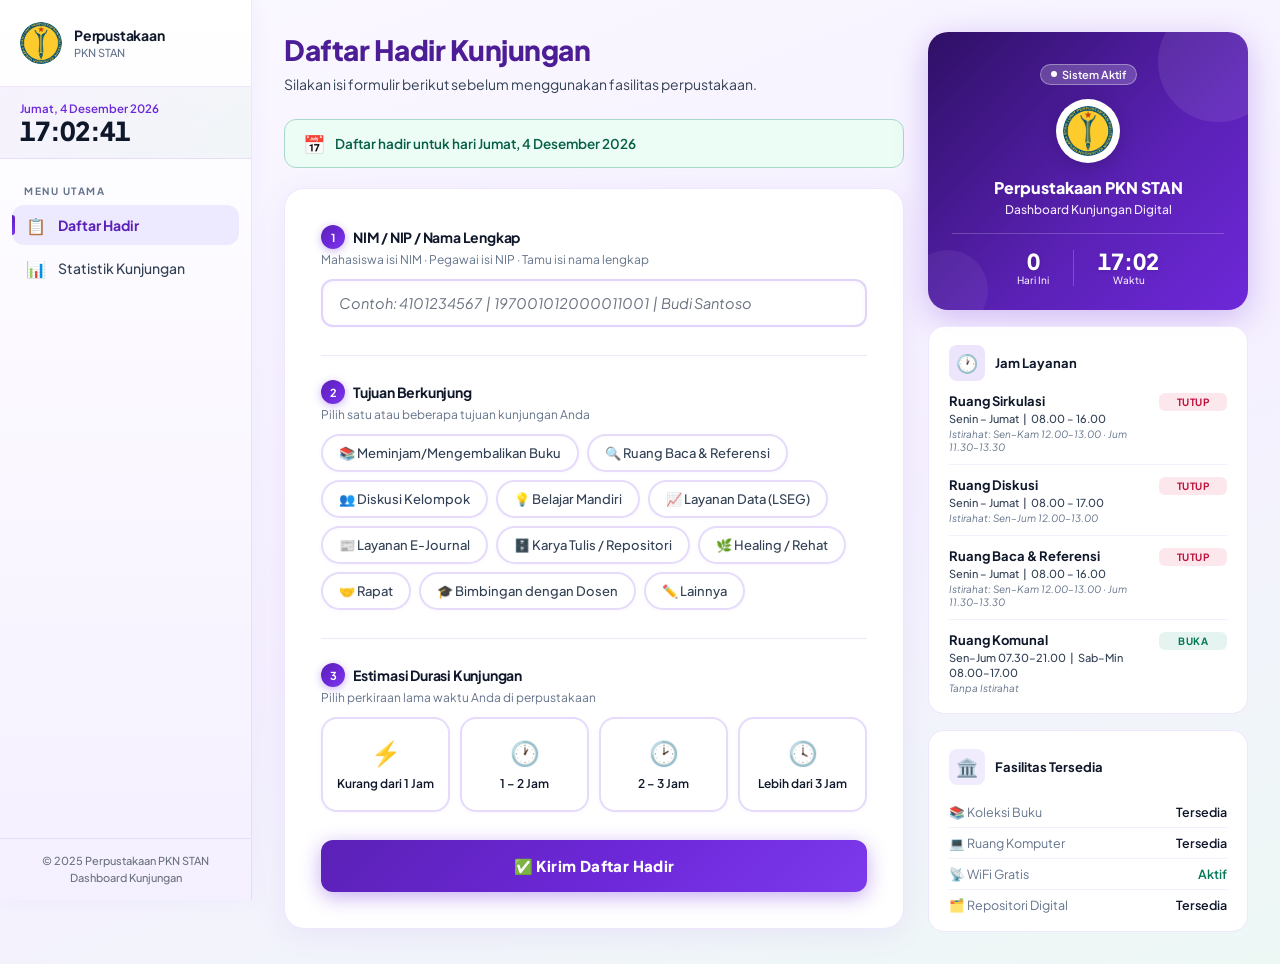
<file: index.html>
<!DOCTYPE html>
<html lang="id">
<head>
  <meta charset="UTF-8">
  <meta name="viewport" content="width=device-width, initial-scale=1.0">
  <meta name="description" content="Form daftar hadir kunjungan Perpustakaan PKN STAN — isi identitas dan tujuan kunjungan Anda.">
  <title>Daftar Hadir — Perpustakaan PKN STAN</title>
  <link rel="stylesheet" href="css/style.css">
  <style>
    /* ── Daftar Hadir Page Extra Styles ── */
    .form-divider {
      border: none;
      border-top: 1px solid var(--border-color);
      margin: 0 0 24px;
    }
    .section-number {
      display: inline-flex;
      align-items: center;
      justify-content: center;
      width: 24px; height: 24px;
      background: var(--gradient-primary);
      color: white; border-radius: 50%;
      font-size: 11px; font-weight: 700;
      margin-right: 8px; flex-shrink: 0;
      box-shadow: 0 2px 8px rgba(109,40,217, 0.35);
    }
    .form-label-row {
      display: flex;
      align-items: center;
      margin-bottom: 3px;
    }

    /* ── Two-column layout ── */
    .form-layout {
      display: grid;
      grid-template-columns: 1fr 320px;
      gap: 24px;
      align-items: start;
    }
    .form-col { display: flex; flex-direction: column; gap: 0; }
    .aside-col { display: flex; flex-direction: column; gap: 16px; position: sticky; top: 24px; }

    /* ── Aside: Welcome Card ── */
    .aside-welcome {
      background: var(--gradient-primary);
      border-radius: var(--radius-xl);
      padding: 28px 24px 24px;
      text-align: center;
      color: white;
      position: relative;
      overflow: hidden;
      animation: fadeInUp 0.5s ease both;
      box-shadow: 0 8px 32px rgba(109,40,217, 0.28);
    }
    .aside-welcome::before {
      content: '';
      position: absolute; top: -30px; right: -30px;
      width: 120px; height: 120px;
      background: rgba(255,255,255,0.08);
      border-radius: 50%;
    }
    .aside-welcome::after {
      content: '';
      position: absolute; bottom: -20px; left: -20px;
      width: 80px; height: 80px;
      background: rgba(255,255,255,0.06);
      border-radius: 50%;
    }
    .aside-logo {
      width: 64px; height: 64px;
      border-radius: 50%;
      border: 3px solid rgba(255,255,255,0.35);
      object-fit: contain;
      margin: 0 auto 14px;
      display: block;
      background: white;
      padding: 4px;
      position: relative; z-index: 1;
      box-shadow: 0 4px 16px rgba(0,0,0,0.15);
    }
    .aside-welcome-title {
      font-size: 16px; font-weight: 800;
      color: white; margin-bottom: 4px;
      position: relative; z-index: 1;
    }
    .aside-welcome-sub {
      font-size: 12px; color: rgba(255,255,255,0.80);
      font-weight: 500; position: relative; z-index: 1;
      margin-bottom: 16px;
    }
    .aside-welcome-divider {
      border: none; border-top: 1px solid rgba(255,255,255,0.20);
      margin: 0 0 16px; position: relative; z-index: 1;
    }
    .aside-stat-row {
      display: flex; justify-content: center; gap: 24px;
      position: relative; z-index: 1;
    }
    .aside-stat-item { text-align: center; }
    .aside-stat-num {
      font-size: 22px; font-weight: 800; color: white;
      line-height: 1; margin-bottom: 2px;
      font-variant-numeric: tabular-nums;
      text-shadow: 0 1px 4px rgba(0,0,0,0.15);
    }
    .aside-stat-lbl { font-size: 10px; color: rgba(255,255,255,0.72); font-weight: 500; }

    /* ── Aside: Info Cards ── */
    .aside-card {
      background: var(--bg-card);
      border: 1px solid var(--border-color);
      border-radius: var(--radius-lg);
      padding: 18px 20px;
      animation: fadeInUp 0.5s ease both;
      transition: border-color var(--transition-fast), box-shadow var(--transition-fast);
    }
    .aside-card:hover { border-color: var(--border-glow); box-shadow: var(--shadow-sm); }
    .aside-card-header {
      display: flex; align-items: center; gap: 10px;
      margin-bottom: 12px;
    }
    .aside-card-icon {
      width: 36px; height: 36px;
      border-radius: var(--radius-sm);
      display: flex; align-items: center; justify-content: center;
      font-size: 18px; flex-shrink: 0;
    }
    .aside-card-icon.sky    { background: rgba(109,40,217, 0.12); color: #6d28d9; }
    .aside-card-icon.emerald{ background: rgba(16, 185, 129, 0.12); color: #059669; }
    .aside-card-icon.amber  { background: rgba(245, 158, 11, 0.12); color: #d97706; }
    .aside-card-icon.purple { background: rgba(139, 92, 246, 0.12); color: #7c3aed; }
    .aside-card-title { font-size: 13px; font-weight: 700; color: var(--text-primary); }

    .aside-info-row {
      display: flex; align-items: center; justify-content: space-between;
      padding: 7px 0;
      border-bottom: 1px solid rgba(124,58,237, 0.08);
      font-size: 12.5px;
    }
    .aside-info-row:last-child { border-bottom: none; padding-bottom: 0; }
    .aside-info-row .lbl { color: var(--text-muted); }
    .aside-info-row .val { font-weight: 600; color: var(--text-primary); }
    .aside-info-row .val.open { color: var(--accent-emerald); }
    .aside-info-row .val.closed { color: var(--accent-rose); }

    /* ── Aside: Room Status List ── */
    .room-status-list {
      display: flex;
      flex-direction: column;
      gap: 12px;
      margin-top: 4px;
    }
    .room-status-item {
      display: flex;
      align-items: flex-start;
      justify-content: space-between;
      padding-bottom: 10px;
      border-bottom: 1px solid rgba(124,58,237, 0.08);
      gap: 12px;
    }
    .room-status-item:last-child {
      border-bottom: none;
      padding-bottom: 0;
    }
    .room-info {
      flex: 1;
    }
    .room-name {
      font-size: 13px;
      font-weight: 700;
      color: var(--text-primary);
      margin-bottom: 3px;
    }
    .room-hours {
      font-size: 11px;
      color: var(--text-secondary);
      font-weight: 500;
      margin-bottom: 2px;
      line-height: 1.3;
    }
    .room-break {
      font-size: 10px;
      color: var(--text-muted);
      font-style: italic;
      line-height: 1.3;
    }
    .room-status-item .val {
      font-size: 10px;
      font-weight: 700;
      padding: 3px 8px;
      border-radius: var(--radius-xs);
      text-transform: uppercase;
      letter-spacing: 0.5px;
      white-space: nowrap;
      text-align: center;
      min-width: 68px;
    }
    .room-status-item .val.open {
      background: rgba(5, 150, 105, 0.1);
      color: var(--accent-emerald);
    }
    .room-status-item .val.break {
      background: rgba(217, 119, 6, 0.1);
      color: var(--accent-amber);
    }
    .room-status-item .val.closed {
      background: rgba(225, 29, 72, 0.1);
      color: var(--accent-rose);
    }

    .aside-tip-list { list-style: none; display: flex; flex-direction: column; gap: 8px; }
    .aside-tip-list li {
      display: flex; align-items: flex-start; gap: 8px;
      font-size: 12.5px; color: var(--text-secondary); line-height: 1.5;
    }
    .aside-tip-list li::before {
      content: '✓';
      width: 18px; height: 18px; border-radius: 50%;
      background: rgba(5,150,105,0.12); color: var(--accent-emerald);
      font-size: 10px; font-weight: 700;
      display: flex; align-items: center; justify-content: center;
      flex-shrink: 0; margin-top: 1px;
    }

    /* ── Aside: Live Badge ── */
    .live-badge {
      display: inline-flex; align-items: center; gap: 5px;
      background: rgba(255,255,255,0.20); border: 1px solid rgba(255,255,255,0.35);
      border-radius: var(--radius-full); padding: 3px 10px;
      font-size: 11px; font-weight: 600; color: white;
      position: relative; z-index: 1;
      margin-bottom: 14px;
    }
    .live-dot {
      width: 6px; height: 6px; background: white;
      border-radius: 50%; animation: pulse-dot 1.5s ease infinite;
    }
    @keyframes pulse-dot {
      0%, 100% { opacity: 1; transform: scale(1); }
      50%       { opacity: 0.4; transform: scale(0.7); }
    }

    /* ── Responsive ── */
    @media (max-width: 1100px) {
      .form-layout { grid-template-columns: 1fr 280px; }
    }
    @media (max-width: 860px) {
      .form-layout { grid-template-columns: 1fr; }
      .aside-col { position: static; }
    }
  </style>
</head>
<body>
<div class="app-layout">

  <!-- Mobile Menu -->
  <button class="mobile-menu-btn" id="mobile-menu-btn" aria-label="Buka menu">
    <svg viewBox="0 0 24 24" width="22" height="22" stroke="currentColor" stroke-width="2" fill="none">
      <line x1="3" y1="12" x2="21" y2="12"/>
      <line x1="3" y1="6"  x2="21" y2="6"/>
      <line x1="3" y1="18" x2="21" y2="18"/>
    </svg>
  </button>
  <div class="mobile-overlay" id="mobile-overlay"></div>

  <!-- Sidebar -->
  <aside class="sidebar" id="sidebar">
    <div class="sidebar-header">
      <div class="sidebar-brand">
        <div class="brand-icon" style="background:none;box-shadow:none;padding:0;overflow:hidden;">
          <img src="logo-perpus.png" alt="Logo Perpustakaan PKN STAN" style="width:42px;height:42px;object-fit:contain;border-radius:50%;">
        </div>
        <div class="brand-text">
          <span class="brand-title">Perpustakaan</span>
          <span class="brand-subtitle">PKN STAN</span>
        </div>
      </div>
    </div>

    <!-- Live clock -->
    <div class="sidebar-datetime">
      <div class="sidebar-date" id="current-date">Memuat...</div>
      <div class="sidebar-time" id="current-time">--:--:--</div>
    </div>

    <nav class="sidebar-nav">
      <div class="nav-section-label">Menu Utama</div>
      <a href="index.html" class="nav-item active">
        <span class="nav-icon">📋</span>
        <span>Daftar Hadir</span>
      </a>
      <a href="statistik.html" class="nav-item">
        <span class="nav-icon">📊</span>
        <span>Statistik Kunjungan</span>
      </a>

    </nav>

    <div class="sidebar-footer">
      <div class="sidebar-footer-text">
        © 2025 Perpustakaan PKN STAN<br>Dashboard Kunjungan
      </div>
    </div>
  </aside>

  <!-- Main Content -->
  <main class="main-content">

    <!-- ── Two-column layout ── -->
    <div class="form-layout">

      <!-- LEFT: Form Column -->
      <div class="form-col">

        <!-- Page Header -->
        <div class="page-header">
          <h1>Daftar Hadir Kunjungan</h1>
          <p class="page-description">Silakan isi formulir berikut sebelum menggunakan fasilitas perpustakaan.</p>
        </div>



        <!-- Alert Box -->
        <div id="alert-box" style="display:none;margin-bottom:18px;"></div>


        <!-- Date Banner -->
        <div class="date-banner" id="date-banner" style="margin-bottom:20px;">
          <span style="font-size:18px;">📅</span>
          <span id="date-banner-text">Memuat tanggal...</span>
        </div>

        <!-- Form Card -->
        <div class="form-card" id="form-card">

          <!-- ── Bagian 1: Identitas ── -->
          <div class="form-section">
            <div class="form-label-row">
              <span class="section-number">1</span>
              <label class="form-label" for="nama-input" style="margin-bottom:0;">
                NIM / NIP / Nama Lengkap
              </label>
            </div>
            <span class="form-label-hint">
              Mahasiswa isi NIM · Pegawai isi NIP · Tamu isi nama lengkap
            </span>
            <input
              type="text"
              id="nama-input"
              class="form-input"
              placeholder="Contoh: 4101234567 &nbsp;|&nbsp; 197001012000011001 &nbsp;|&nbsp; Budi Santoso"
              autocomplete="off"
              spellcheck="false"
            >
            <!-- Category preview badge -->
            <div id="category-preview" style="margin-top:8px;display:none;">
              <span id="category-badge" style="
                display:inline-flex;align-items:center;gap:5px;
                padding:4px 12px;border-radius:20px;font-size:12px;font-weight:600;">
              </span>
            </div>
          </div>

          <hr class="form-divider">

          <!-- ── Bagian 2: Tujuan ── -->
          <div class="form-section">
            <div class="form-label-row">
              <span class="section-number">2</span>
              <label class="form-label" style="margin-bottom:0;">Tujuan Berkunjung</label>
            </div>
            <span class="form-label-hint">Pilih satu atau beberapa tujuan kunjungan Anda</span>

            <div class="purpose-grid" id="purpose-grid">
              <label class="purpose-chip">
                <input type="checkbox" name="tujuan" value="Meminjam/Mengembalikan Buku">
                <span>📚 Meminjam/Mengembalikan Buku</span>
              </label>
              <label class="purpose-chip">
                <input type="checkbox" name="tujuan" value="Mengunjungi Ruang Baca dan Referensi">
                <span>🔍 Ruang Baca &amp; Referensi</span>
              </label>
              <label class="purpose-chip">
                <input type="checkbox" name="tujuan" value="Diskusi Kelompok">
                <span>👥 Diskusi Kelompok</span>
              </label>
              <label class="purpose-chip">
                <input type="checkbox" name="tujuan" value="Belajar Mandiri">
                <span>💡 Belajar Mandiri</span>
              </label>
              <label class="purpose-chip">
                <input type="checkbox" name="tujuan" value="Mengakses Layanan Data (LSEG)">
                <span>📈 Layanan Data (LSEG)</span>
              </label>
              <label class="purpose-chip">
                <input type="checkbox" name="tujuan" value="Mengakses Layanan E-Journal">
                <span>📰 Layanan E-Journal</span>
              </label>
              <label class="purpose-chip">
                <input type="checkbox" name="tujuan" value="Mengakses Karya Tulis / Repositori">
                <span>🗄️ Karya Tulis / Repositori</span>
              </label>
              <label class="purpose-chip">
                <input type="checkbox" name="tujuan" value="Healing / Rehat">
                <span>🌿 Healing / Rehat</span>
              </label>
              <label class="purpose-chip">
                <input type="checkbox" name="tujuan" value="Rapat">
                <span>🤝 Rapat</span>
              </label>
              <label class="purpose-chip">
                <input type="checkbox" name="tujuan" value="Bimbingan dengan Dosen">
                <span>🎓 Bimbingan dengan Dosen</span>
              </label>
              <label class="purpose-chip">
                <input type="checkbox" name="tujuan" value="Lainnya">
                <span>✏️ Lainnya</span>
              </label>
            </div>
          </div>

          <hr class="form-divider">

          <!-- ── Bagian 3: Durasi ── -->
          <div class="form-section">
            <div class="form-label-row">
              <span class="section-number">3</span>
              <label class="form-label" style="margin-bottom:0;">Estimasi Durasi Kunjungan</label>
            </div>
            <span class="form-label-hint">Pilih perkiraan lama waktu Anda di perpustakaan</span>

            <div class="duration-grid">
              <label class="duration-card">
                <input type="radio" name="durasi" value="Kurang dari 1 jam">
                <div class="duration-card-inner">
                  <div class="duration-icon">⚡</div>
                  <div class="duration-label">Kurang dari 1 Jam</div>
                </div>
              </label>
              <label class="duration-card">
                <input type="radio" name="durasi" value="1-2 jam">
                <div class="duration-card-inner">
                  <div class="duration-icon">🕐</div>
                  <div class="duration-label">1 – 2 Jam</div>
                </div>
              </label>
              <label class="duration-card">
                <input type="radio" name="durasi" value="2-3 jam">
                <div class="duration-card-inner">
                  <div class="duration-icon">🕑</div>
                  <div class="duration-label">2 – 3 Jam</div>
                </div>
              </label>
              <label class="duration-card">
                <input type="radio" name="durasi" value="Lebih dari 3 jam">
                <div class="duration-card-inner">
                  <div class="duration-icon">🕓</div>
                  <div class="duration-label">Lebih dari 3 Jam</div>
                </div>
              </label>
            </div>
          </div>

          <!-- ── Submit ── -->
          <div class="form-section">
            <button class="submit-btn" id="submit-btn">✅ Kirim Daftar Hadir</button>
          </div>

        </div><!-- end .form-card -->
      </div><!-- end .form-col -->

      <!-- RIGHT: Info Panel -->
      <div class="aside-col">

        <!-- Welcome Card -->
        <div class="aside-welcome">
          <div class="live-badge">
            <span class="live-dot"></span> Sistem Aktif
          </div>
          <img src="logo-perpus.png" alt="Logo Perpustakaan PKN STAN" class="aside-logo">
          <div class="aside-welcome-title">Perpustakaan PKN STAN</div>
          <div class="aside-welcome-sub">Dashboard Kunjungan Digital</div>
          <hr class="aside-welcome-divider">
          <div class="aside-stat-row">
            <div class="aside-stat-item">
              <div class="aside-stat-num" id="aside-today">–</div>
              <div class="aside-stat-lbl">Hari Ini</div>
            </div>
            <div class="aside-stat-item" style="border-left:1px solid rgba(255,255,255,0.20);padding-left:24px;">
              <div class="aside-stat-num" id="aside-time-display">–</div>
              <div class="aside-stat-lbl">Waktu</div>
            </div>
          </div>
        </div>

        <!-- Jam Layanan -->
        <div class="aside-card" style="animation-delay:0.1s;">
          <div class="aside-card-header">
            <div class="aside-card-icon sky">🕐</div>
            <div class="aside-card-title">Jam Layanan</div>
          </div>
          <div class="room-status-list">
            
            <!-- Ruang Sirkulasi -->
            <div class="room-status-item">
              <div class="room-info">
                <div class="room-name">Ruang Sirkulasi</div>
                <div class="room-hours">Senin – Jumat &nbsp;|&nbsp; 08.00 – 16.00</div>
                <div class="room-break">Istirahat: Sen–Kam 12.00–13.00 · Jum 11.30–13.30</div>
              </div>
              <span class="val" id="status-sirkulasi">–</span>
            </div>

            <!-- Ruang Diskusi -->
            <div class="room-status-item">
              <div class="room-info">
                <div class="room-name">Ruang Diskusi</div>
                <div class="room-hours">Senin – Jumat &nbsp;|&nbsp; 08.00 – 17.00</div>
                <div class="room-break">Istirahat: Sen–Jum 12.00–13.00</div>
              </div>
              <span class="val" id="status-diskusi">–</span>
            </div>

            <!-- Ruang Baca & Referensi -->
            <div class="room-status-item">
              <div class="room-info">
                <div class="room-name">Ruang Baca &amp; Referensi</div>
                <div class="room-hours">Senin – Jumat &nbsp;|&nbsp; 08.00 – 16.00</div>
                <div class="room-break">Istirahat: Sen–Kam 12.00–13.00 · Jum 11.30–13.30</div>
              </div>
              <span class="val" id="status-baca">–</span>
            </div>

            <!-- Ruang Komunal -->
            <div class="room-status-item">
              <div class="room-info">
                <div class="room-name">Ruang Komunal</div>
                <div class="room-hours">Sen–Jum 07.30–21.00 &nbsp;|&nbsp; Sab–Min 08.00–17.00</div>
                <div class="room-break">Tanpa Istirahat</div>
              </div>
              <span class="val" id="status-komunal">–</span>
            </div>

          </div>
        </div>


        <!-- Fasilitas -->
        <div class="aside-card" style="animation-delay:0.3s;">
          <div class="aside-card-header">
            <div class="aside-card-icon purple">🏛️</div>
            <div class="aside-card-title">Fasilitas Tersedia</div>
          </div>
          <div class="aside-info-row">
            <span class="lbl">📚 Koleksi Buku</span>
            <span class="val">Tersedia</span>
          </div>
          <div class="aside-info-row">
            <span class="lbl">💻 Ruang Komputer</span>
            <span class="val">Tersedia</span>
          </div>
          <div class="aside-info-row">
            <span class="lbl">📡 WiFi Gratis</span>
            <span class="val open">Aktif</span>
          </div>
          <div class="aside-info-row">
            <span class="lbl">🗂️ Repositori Digital</span>
            <span class="val">Tersedia</span>
          </div>
        </div>

      </div><!-- end .aside-col -->
    </div><!-- end .form-layout -->

  </main>
</div>

<script src="js/daftar-hadir.js"></script>
<script>
  /* ── Aside panel live updates ── */
  (function () {
    function updateAside() {
      var now = new Date();
      var hh  = String(now.getHours()).padStart(2,'0');
      var mm  = String(now.getMinutes()).padStart(2,'0');
      var el  = document.getElementById('aside-time-display');
      if (el) el.textContent = hh + ':' + mm;

      var day  = now.getDay(); // 0 = Minggu, 1 = Senin, ..., 6 = Sabtu
      var time = now.getHours() + now.getMinutes() / 60;

      // 1 & 3: Ruang Sirkulasi & Ruang Baca & Referensi
      function checkSirkulasiDanBaca() {
        if (day >= 1 && day <= 5) {
          if (day >= 1 && day <= 4) { // Senin - Kamis
            if (time >= 12 && time < 13) return 'break';
          } else if (day === 5) { // Jumat
            if (time >= 11.5 && time < 13.5) return 'break';
          }
          if (time >= 8 && time < 16) return 'open';
        }
        return 'closed';
      }

      // 2: Ruang Diskusi
      function checkDiskusi() {
        if (day >= 1 && day <= 5) {
          if (time >= 12 && time < 13) return 'break';
          if (time >= 8 && time < 17) return 'open';
        }
        return 'closed';
      }

      // 4: Ruang Komunal
      function checkKomunal() {
        if (day >= 1 && day <= 5) {
          if (time >= 7.5 && time < 21) return 'open';
        } else { // Sabtu - Minggu
          if (time >= 8 && time < 17) return 'open';
        }
        return 'closed';
      }

      var labels = { open: 'Buka', break: 'Istirahat', closed: 'Tutup' };

      function setStatus(id, status) {
        var el = document.getElementById(id);
        if (el) {
          el.textContent = labels[status];
          el.className = 'val ' + status;
        }
      }

      setStatus('status-sirkulasi', checkSirkulasiDanBaca());
      setStatus('status-diskusi', checkDiskusi());
      setStatus('status-baca', checkSirkulasiDanBaca());
      setStatus('status-komunal', checkKomunal());
    }
    updateAside();
    setInterval(updateAside, 30000);

    /* ── Count today's submissions stored in localStorage ── */
    var todayKey  = 'kunjungan_today_' + new Date().toDateString();
    var todayEl   = document.getElementById('aside-today');
    function refreshToday() {
      var count = parseInt(localStorage.getItem(todayKey) || '0', 10);
      if (todayEl) todayEl.textContent = count;
    }
    refreshToday();

    /* Increment when form submits successfully */
    var origSuccess = window.onSubmitSuccessHook;
    document.addEventListener('kunjungan:submit-success', function () {
      var c = parseInt(localStorage.getItem(todayKey) || '0', 10) + 1;
      localStorage.setItem(todayKey, c);
      refreshToday();
    });
  })();
</script>
</body>
</html>
</file>
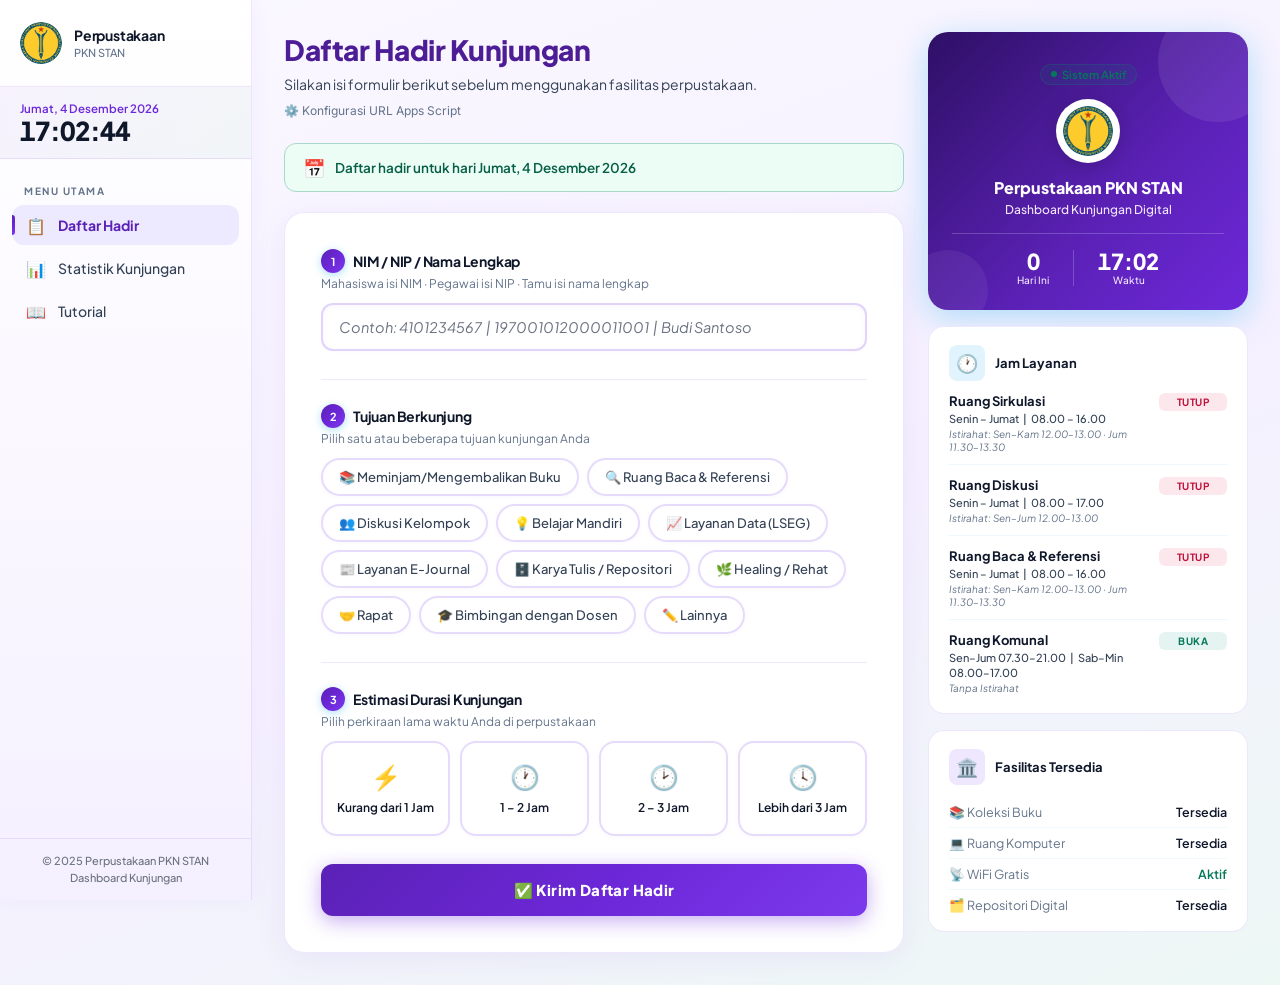
<file: daftar-hadir.html>
<!DOCTYPE html>
<html lang="id">
<head>
  <meta charset="UTF-8">
  <meta name="viewport" content="width=device-width, initial-scale=1.0">
  <meta name="description" content="Form daftar hadir kunjungan Perpustakaan PKN STAN — isi identitas dan tujuan kunjungan Anda.">
  <title>Daftar Hadir — Perpustakaan PKN STAN</title>
  <link rel="stylesheet" href="css/style.css">
  <style>
    /* ── Daftar Hadir Page Extra Styles ── */
    .form-divider {
      border: none;
      border-top: 1px solid var(--border-color);
      margin: 0 0 24px;
    }
    .section-number {
      display: inline-flex;
      align-items: center;
      justify-content: center;
      width: 24px; height: 24px;
      background: var(--gradient-primary);
      color: white; border-radius: 50%;
      font-size: 11px; font-weight: 700;
      margin-right: 8px; flex-shrink: 0;
      box-shadow: 0 2px 8px rgba(14,165,233,0.35);
    }
    .form-label-row {
      display: flex;
      align-items: center;
      margin-bottom: 3px;
    }

    /* ── Two-column layout ── */
    .form-layout {
      display: grid;
      grid-template-columns: 1fr 320px;
      gap: 24px;
      align-items: start;
    }
    .form-col { display: flex; flex-direction: column; gap: 0; }
    .aside-col { display: flex; flex-direction: column; gap: 16px; position: sticky; top: 24px; }

    /* ── Aside: Welcome Card ── */
    .aside-welcome {
      background: var(--gradient-primary);
      border-radius: var(--radius-xl);
      padding: 28px 24px 24px;
      text-align: center;
      color: white;
      position: relative;
      overflow: hidden;
      animation: fadeInUp 0.5s ease both;
      box-shadow: 0 8px 32px rgba(14,165,233,0.30);
    }
    .aside-welcome::before {
      content: '';
      position: absolute; top: -30px; right: -30px;
      width: 120px; height: 120px;
      background: rgba(255,255,255,0.08);
      border-radius: 50%;
    }
    .aside-welcome::after {
      content: '';
      position: absolute; bottom: -20px; left: -20px;
      width: 80px; height: 80px;
      background: rgba(255,255,255,0.06);
      border-radius: 50%;
    }
    .aside-logo {
      width: 64px; height: 64px;
      border-radius: 50%;
      border: 3px solid rgba(255,255,255,0.35);
      object-fit: contain;
      margin: 0 auto 14px;
      display: block;
      background: white;
      padding: 4px;
      position: relative; z-index: 1;
      box-shadow: 0 4px 16px rgba(0,0,0,0.15);
    }
    .aside-welcome-title {
      font-size: 16px; font-weight: 800;
      color: white; margin-bottom: 4px;
      position: relative; z-index: 1;
    }
    .aside-welcome-sub {
      font-size: 12px; color: rgba(255,255,255,0.80);
      font-weight: 500; position: relative; z-index: 1;
      margin-bottom: 16px;
    }
    .aside-welcome-divider {
      border: none; border-top: 1px solid rgba(255,255,255,0.20);
      margin: 0 0 16px; position: relative; z-index: 1;
    }
    .aside-stat-row {
      display: flex; justify-content: center; gap: 24px;
      position: relative; z-index: 1;
    }
    .aside-stat-item { text-align: center; }
    .aside-stat-num {
      font-size: 22px; font-weight: 800; color: white;
      line-height: 1; margin-bottom: 2px;
      font-variant-numeric: tabular-nums;
    }
    .aside-stat-lbl { font-size: 10px; color: rgba(255,255,255,0.72); font-weight: 500; }

    /* ── Aside: Info Cards ── */
    .aside-card {
      background: var(--bg-card);
      border: 1px solid var(--border-color);
      border-radius: var(--radius-lg);
      padding: 18px 20px;
      animation: fadeInUp 0.5s ease both;
      transition: border-color var(--transition-fast), box-shadow var(--transition-fast);
    }
    .aside-card:hover { border-color: var(--border-glow); box-shadow: var(--shadow-sm); }
    .aside-card-header {
      display: flex; align-items: center; gap: 10px;
      margin-bottom: 12px;
    }
    .aside-card-icon {
      width: 36px; height: 36px;
      border-radius: var(--radius-sm);
      display: flex; align-items: center; justify-content: center;
      font-size: 18px; flex-shrink: 0;
    }
    .aside-card-icon.sky    { background: rgba(14,165,233,0.12); }
    .aside-card-icon.emerald{ background: rgba(5,150,105,0.12); }
    .aside-card-icon.amber  { background: rgba(217,119,6,0.12); }
    .aside-card-icon.purple { background: rgba(124,58,237,0.12); }
    .aside-card-title { font-size: 13px; font-weight: 700; color: var(--text-primary); }

    .aside-info-row {
      display: flex; align-items: center; justify-content: space-between;
      padding: 7px 0;
      border-bottom: 1px solid rgba(14,165,233,0.07);
      font-size: 12.5px;
    }
    .aside-info-row:last-child { border-bottom: none; padding-bottom: 0; }
    .aside-info-row .lbl { color: var(--text-muted); }
    .aside-info-row .val { font-weight: 600; color: var(--text-primary); }
    .aside-info-row .val.open { color: var(--accent-emerald); }
    .aside-info-row .val.closed { color: var(--accent-rose); }

    /* ── Aside: Room Status List ── */
    .room-status-list {
      display: flex;
      flex-direction: column;
      gap: 12px;
      margin-top: 4px;
    }
    .room-status-item {
      display: flex;
      align-items: flex-start;
      justify-content: space-between;
      padding-bottom: 10px;
      border-bottom: 1px solid rgba(14,165,233,0.08);
      gap: 12px;
    }
    .room-status-item:last-child {
      border-bottom: none;
      padding-bottom: 0;
    }
    .room-info {
      flex: 1;
    }
    .room-name {
      font-size: 13px;
      font-weight: 700;
      color: var(--text-primary);
      margin-bottom: 3px;
    }
    .room-hours {
      font-size: 11px;
      color: var(--text-secondary);
      font-weight: 500;
      margin-bottom: 2px;
      line-height: 1.3;
    }
    .room-break {
      font-size: 10px;
      color: var(--text-muted);
      font-style: italic;
      line-height: 1.3;
    }
    .room-status-item .val {
      font-size: 10px;
      font-weight: 700;
      padding: 3px 8px;
      border-radius: var(--radius-xs);
      text-transform: uppercase;
      letter-spacing: 0.5px;
      white-space: nowrap;
      text-align: center;
      min-width: 68px;
    }
    .room-status-item .val.open {
      background: rgba(5, 150, 105, 0.1);
      color: var(--accent-emerald);
    }
    .room-status-item .val.break {
      background: rgba(217, 119, 6, 0.1);
      color: var(--accent-amber);
    }
    .room-status-item .val.closed {
      background: rgba(225, 29, 72, 0.1);
      color: var(--accent-rose);
    }

    .aside-tip-list { list-style: none; display: flex; flex-direction: column; gap: 8px; }
    .aside-tip-list li {
      display: flex; align-items: flex-start; gap: 8px;
      font-size: 12.5px; color: var(--text-secondary); line-height: 1.5;
    }
    .aside-tip-list li::before {
      content: '✓';
      width: 18px; height: 18px; border-radius: 50%;
      background: rgba(5,150,105,0.12); color: var(--accent-emerald);
      font-size: 10px; font-weight: 700;
      display: flex; align-items: center; justify-content: center;
      flex-shrink: 0; margin-top: 1px;
    }

    /* ── Aside: Live Badge ── */
    .live-badge {
      display: inline-flex; align-items: center; gap: 5px;
      background: rgba(5,150,105,0.10); border: 1px solid rgba(5,150,105,0.20);
      border-radius: var(--radius-full); padding: 3px 10px;
      font-size: 11px; font-weight: 600; color: var(--accent-emerald);
      position: relative; z-index: 1;
      margin-bottom: 14px;
    }
    .live-dot {
      width: 6px; height: 6px; background: var(--accent-emerald);
      border-radius: 50%; animation: pulse-dot 1.5s ease infinite;
    }
    @keyframes pulse-dot {
      0%, 100% { opacity: 1; transform: scale(1); }
      50%       { opacity: 0.4; transform: scale(0.7); }
    }

    /* ── Responsive ── */
    @media (max-width: 1100px) {
      .form-layout { grid-template-columns: 1fr 280px; }
    }
    @media (max-width: 860px) {
      .form-layout { grid-template-columns: 1fr; }
      .aside-col { position: static; }
    }
  </style>
</head>
<body>
<div class="app-layout">

  <!-- Mobile Menu -->
  <button class="mobile-menu-btn" id="mobile-menu-btn" aria-label="Buka menu">
    <svg viewBox="0 0 24 24" width="22" height="22" stroke="currentColor" stroke-width="2" fill="none">
      <line x1="3" y1="12" x2="21" y2="12"/>
      <line x1="3" y1="6"  x2="21" y2="6"/>
      <line x1="3" y1="18" x2="21" y2="18"/>
    </svg>
  </button>
  <div class="mobile-overlay" id="mobile-overlay"></div>

  <!-- Sidebar -->
  <aside class="sidebar" id="sidebar">
    <div class="sidebar-header">
      <div class="sidebar-brand">
        <div class="brand-icon" style="background:none;box-shadow:none;padding:0;overflow:hidden;">
          <img src="logo-perpus.png" alt="Logo Perpustakaan PKN STAN" style="width:42px;height:42px;object-fit:contain;border-radius:50%;">
        </div>
        <div class="brand-text">
          <span class="brand-title">Perpustakaan</span>
          <span class="brand-subtitle">PKN STAN</span>
        </div>
      </div>
    </div>

    <!-- Live clock -->
    <div class="sidebar-datetime">
      <div class="sidebar-date" id="current-date">Memuat...</div>
      <div class="sidebar-time" id="current-time">--:--:--</div>
    </div>

    <nav class="sidebar-nav">
      <div class="nav-section-label">Menu Utama</div>
      <a href="daftar-hadir.html" class="nav-item active">
        <span class="nav-icon">📋</span>
        <span>Daftar Hadir</span>
      </a>
      <a href="statistik.html" class="nav-item">
        <span class="nav-icon">📊</span>
        <span>Statistik Kunjungan</span>
      </a>
      <a href="tutorial.html" class="nav-item">
        <span class="nav-icon">📖</span>
        <span>Tutorial</span>
      </a>
    </nav>

    <div class="sidebar-footer">
      <div class="sidebar-footer-text">
        © 2025 Perpustakaan PKN STAN<br>Dashboard Kunjungan
      </div>
    </div>
  </aside>

  <!-- Main Content -->
  <main class="main-content">

    <!-- ── Two-column layout ── -->
    <div class="form-layout">

      <!-- LEFT: Form Column -->
      <div class="form-col">

        <!-- Page Header -->
        <div class="page-header">
          <h1>Daftar Hadir Kunjungan</h1>
          <p class="page-description">Silakan isi formulir berikut sebelum menggunakan fasilitas perpustakaan.</p>
          <button onclick="toggleConfig()" id="config-toggle-btn"
            style="background:none;border:none;font-size:12px;cursor:pointer;color:var(--text-muted);
                   display:inline-flex;align-items:center;gap:4px;margin-top:8px;
                   font-family:'Inter',sans-serif;padding:0;transition:color 0.15s;">
            ⚙️ Konfigurasi URL Apps Script
          </button>
        </div>

        <!-- Config Panel -->
        <div class="config-panel" id="config-panel" style="display:none;">
          <div class="config-title">⚙️ Konfigurasi Apps Script URL</div>
          <div class="config-input-group">
            <input type="text" id="script-url-input"
                   placeholder="Tempel URL deployment Google Apps Script di sini...">
            <button class="config-btn" id="save-url-btn">Simpan &amp; Aktifkan</button>
          </div>
          <div class="config-hint">
            Masukkan URL deployment Google Apps Script agar data daftar hadir tersimpan ke Google Sheets.
            Lihat <a href="tutorial.html">tutorial</a> untuk panduan langkah demi langkah.
          </div>
        </div>

        <!-- Alert Box -->
        <div id="alert-box" style="display:none;margin-bottom:18px;"></div>


        <!-- Date Banner -->
        <div class="date-banner" id="date-banner" style="margin-bottom:20px;">
          <span style="font-size:18px;">📅</span>
          <span id="date-banner-text">Memuat tanggal...</span>
        </div>

        <!-- Form Card -->
        <div class="form-card" id="form-card">

          <!-- ── Bagian 1: Identitas ── -->
          <div class="form-section">
            <div class="form-label-row">
              <span class="section-number">1</span>
              <label class="form-label" for="nama-input" style="margin-bottom:0;">
                NIM / NIP / Nama Lengkap
              </label>
            </div>
            <span class="form-label-hint">
              Mahasiswa isi NIM · Pegawai isi NIP · Tamu isi nama lengkap
            </span>
            <input
              type="text"
              id="nama-input"
              class="form-input"
              placeholder="Contoh: 4101234567 &nbsp;|&nbsp; 197001012000011001 &nbsp;|&nbsp; Budi Santoso"
              autocomplete="off"
              spellcheck="false"
            >
            <!-- Category preview badge -->
            <div id="category-preview" style="margin-top:8px;display:none;">
              <span id="category-badge" style="
                display:inline-flex;align-items:center;gap:5px;
                padding:4px 12px;border-radius:20px;font-size:12px;font-weight:600;">
              </span>
            </div>
          </div>

          <hr class="form-divider">

          <!-- ── Bagian 2: Tujuan ── -->
          <div class="form-section">
            <div class="form-label-row">
              <span class="section-number">2</span>
              <label class="form-label" style="margin-bottom:0;">Tujuan Berkunjung</label>
            </div>
            <span class="form-label-hint">Pilih satu atau beberapa tujuan kunjungan Anda</span>

            <div class="purpose-grid" id="purpose-grid">
              <label class="purpose-chip">
                <input type="checkbox" name="tujuan" value="Meminjam/Mengembalikan Buku">
                <span>📚 Meminjam/Mengembalikan Buku</span>
              </label>
              <label class="purpose-chip">
                <input type="checkbox" name="tujuan" value="Mengunjungi Ruang Baca dan Referensi">
                <span>🔍 Ruang Baca &amp; Referensi</span>
              </label>
              <label class="purpose-chip">
                <input type="checkbox" name="tujuan" value="Diskusi Kelompok">
                <span>👥 Diskusi Kelompok</span>
              </label>
              <label class="purpose-chip">
                <input type="checkbox" name="tujuan" value="Belajar Mandiri">
                <span>💡 Belajar Mandiri</span>
              </label>
              <label class="purpose-chip">
                <input type="checkbox" name="tujuan" value="Mengakses Layanan Data (LSEG)">
                <span>📈 Layanan Data (LSEG)</span>
              </label>
              <label class="purpose-chip">
                <input type="checkbox" name="tujuan" value="Mengakses Layanan E-Journal">
                <span>📰 Layanan E-Journal</span>
              </label>
              <label class="purpose-chip">
                <input type="checkbox" name="tujuan" value="Mengakses Karya Tulis / Repositori">
                <span>🗄️ Karya Tulis / Repositori</span>
              </label>
              <label class="purpose-chip">
                <input type="checkbox" name="tujuan" value="Healing / Rehat">
                <span>🌿 Healing / Rehat</span>
              </label>
              <label class="purpose-chip">
                <input type="checkbox" name="tujuan" value="Rapat">
                <span>🤝 Rapat</span>
              </label>
              <label class="purpose-chip">
                <input type="checkbox" name="tujuan" value="Bimbingan dengan Dosen">
                <span>🎓 Bimbingan dengan Dosen</span>
              </label>
              <label class="purpose-chip">
                <input type="checkbox" name="tujuan" value="Lainnya">
                <span>✏️ Lainnya</span>
              </label>
            </div>
          </div>

          <hr class="form-divider">

          <!-- ── Bagian 3: Durasi ── -->
          <div class="form-section">
            <div class="form-label-row">
              <span class="section-number">3</span>
              <label class="form-label" style="margin-bottom:0;">Estimasi Durasi Kunjungan</label>
            </div>
            <span class="form-label-hint">Pilih perkiraan lama waktu Anda di perpustakaan</span>

            <div class="duration-grid">
              <label class="duration-card">
                <input type="radio" name="durasi" value="Kurang dari 1 jam">
                <div class="duration-card-inner">
                  <div class="duration-icon">⚡</div>
                  <div class="duration-label">Kurang dari 1 Jam</div>
                </div>
              </label>
              <label class="duration-card">
                <input type="radio" name="durasi" value="1-2 jam">
                <div class="duration-card-inner">
                  <div class="duration-icon">🕐</div>
                  <div class="duration-label">1 – 2 Jam</div>
                </div>
              </label>
              <label class="duration-card">
                <input type="radio" name="durasi" value="2-3 jam">
                <div class="duration-card-inner">
                  <div class="duration-icon">🕑</div>
                  <div class="duration-label">2 – 3 Jam</div>
                </div>
              </label>
              <label class="duration-card">
                <input type="radio" name="durasi" value="Lebih dari 3 jam">
                <div class="duration-card-inner">
                  <div class="duration-icon">🕓</div>
                  <div class="duration-label">Lebih dari 3 Jam</div>
                </div>
              </label>
            </div>
          </div>

          <!-- ── Submit ── -->
          <div class="form-section">
            <button class="submit-btn" id="submit-btn">✅ Kirim Daftar Hadir</button>
          </div>

        </div><!-- end .form-card -->
      </div><!-- end .form-col -->

      <!-- RIGHT: Info Panel -->
      <div class="aside-col">

        <!-- Welcome Card -->
        <div class="aside-welcome">
          <div class="live-badge">
            <span class="live-dot"></span> Sistem Aktif
          </div>
          <img src="logo-perpus.png" alt="Logo Perpustakaan PKN STAN" class="aside-logo">
          <div class="aside-welcome-title">Perpustakaan PKN STAN</div>
          <div class="aside-welcome-sub">Dashboard Kunjungan Digital</div>
          <hr class="aside-welcome-divider">
          <div class="aside-stat-row">
            <div class="aside-stat-item">
              <div class="aside-stat-num" id="aside-today">–</div>
              <div class="aside-stat-lbl">Hari Ini</div>
            </div>
            <div class="aside-stat-item" style="border-left:1px solid rgba(255,255,255,0.20);padding-left:24px;">
              <div class="aside-stat-num" id="aside-time-display">–</div>
              <div class="aside-stat-lbl">Waktu</div>
            </div>
          </div>
        </div>

        <!-- Jam Layanan -->
        <div class="aside-card" style="animation-delay:0.1s;">
          <div class="aside-card-header">
            <div class="aside-card-icon sky">🕐</div>
            <div class="aside-card-title">Jam Layanan</div>
          </div>
          <div class="room-status-list">
            
            <!-- Ruang Sirkulasi -->
            <div class="room-status-item">
              <div class="room-info">
                <div class="room-name">Ruang Sirkulasi</div>
                <div class="room-hours">Senin – Jumat &nbsp;|&nbsp; 08.00 – 16.00</div>
                <div class="room-break">Istirahat: Sen–Kam 12.00–13.00 · Jum 11.30–13.30</div>
              </div>
              <span class="val" id="status-sirkulasi">–</span>
            </div>

            <!-- Ruang Diskusi -->
            <div class="room-status-item">
              <div class="room-info">
                <div class="room-name">Ruang Diskusi</div>
                <div class="room-hours">Senin – Jumat &nbsp;|&nbsp; 08.00 – 17.00</div>
                <div class="room-break">Istirahat: Sen–Jum 12.00–13.00</div>
              </div>
              <span class="val" id="status-diskusi">–</span>
            </div>

            <!-- Ruang Baca & Referensi -->
            <div class="room-status-item">
              <div class="room-info">
                <div class="room-name">Ruang Baca &amp; Referensi</div>
                <div class="room-hours">Senin – Jumat &nbsp;|&nbsp; 08.00 – 16.00</div>
                <div class="room-break">Istirahat: Sen–Kam 12.00–13.00 · Jum 11.30–13.30</div>
              </div>
              <span class="val" id="status-baca">–</span>
            </div>

            <!-- Ruang Komunal -->
            <div class="room-status-item">
              <div class="room-info">
                <div class="room-name">Ruang Komunal</div>
                <div class="room-hours">Sen–Jum 07.30–21.00 &nbsp;|&nbsp; Sab–Min 08.00–17.00</div>
                <div class="room-break">Tanpa Istirahat</div>
              </div>
              <span class="val" id="status-komunal">–</span>
            </div>

          </div>
        </div>


        <!-- Fasilitas -->
        <div class="aside-card" style="animation-delay:0.3s;">
          <div class="aside-card-header">
            <div class="aside-card-icon purple">🏛️</div>
            <div class="aside-card-title">Fasilitas Tersedia</div>
          </div>
          <div class="aside-info-row">
            <span class="lbl">📚 Koleksi Buku</span>
            <span class="val">Tersedia</span>
          </div>
          <div class="aside-info-row">
            <span class="lbl">💻 Ruang Komputer</span>
            <span class="val">Tersedia</span>
          </div>
          <div class="aside-info-row">
            <span class="lbl">📡 WiFi Gratis</span>
            <span class="val open">Aktif</span>
          </div>
          <div class="aside-info-row">
            <span class="lbl">🗂️ Repositori Digital</span>
            <span class="val">Tersedia</span>
          </div>
        </div>

      </div><!-- end .aside-col -->
    </div><!-- end .form-layout -->

  </main>
</div>

<script src="js/daftar-hadir.js"></script>
<script>
  /* ── Aside panel live updates ── */
  (function () {
    function updateAside() {
      var now = new Date();
      var hh  = String(now.getHours()).padStart(2,'0');
      var mm  = String(now.getMinutes()).padStart(2,'0');
      var el  = document.getElementById('aside-time-display');
      if (el) el.textContent = hh + ':' + mm;

      var day  = now.getDay(); // 0 = Minggu, 1 = Senin, ..., 6 = Sabtu
      var time = now.getHours() + now.getMinutes() / 60;

      // 1 & 3: Ruang Sirkulasi & Ruang Baca & Referensi
      function checkSirkulasiDanBaca() {
        if (day >= 1 && day <= 5) {
          if (day >= 1 && day <= 4) { // Senin - Kamis
            if (time >= 12 && time < 13) return 'break';
          } else if (day === 5) { // Jumat
            if (time >= 11.5 && time < 13.5) return 'break';
          }
          if (time >= 8 && time < 16) return 'open';
        }
        return 'closed';
      }

      // 2: Ruang Diskusi
      function checkDiskusi() {
        if (day >= 1 && day <= 5) {
          if (time >= 12 && time < 13) return 'break';
          if (time >= 8 && time < 17) return 'open';
        }
        return 'closed';
      }

      // 4: Ruang Komunal
      function checkKomunal() {
        if (day >= 1 && day <= 5) {
          if (time >= 7.5 && time < 21) return 'open';
        } else { // Sabtu - Minggu
          if (time >= 8 && time < 17) return 'open';
        }
        return 'closed';
      }

      var labels = { open: 'Buka', break: 'Istirahat', closed: 'Tutup' };

      function setStatus(id, status) {
        var el = document.getElementById(id);
        if (el) {
          el.textContent = labels[status];
          el.className = 'val ' + status;
        }
      }

      setStatus('status-sirkulasi', checkSirkulasiDanBaca());
      setStatus('status-diskusi', checkDiskusi());
      setStatus('status-baca', checkSirkulasiDanBaca());
      setStatus('status-komunal', checkKomunal());
    }
    updateAside();
    setInterval(updateAside, 30000);

    /* ── Count today's submissions stored in localStorage ── */
    var todayKey  = 'kunjungan_today_' + new Date().toDateString();
    var todayEl   = document.getElementById('aside-today');
    function refreshToday() {
      var count = parseInt(localStorage.getItem(todayKey) || '0', 10);
      if (todayEl) todayEl.textContent = count;
    }
    refreshToday();

    /* Increment when form submits successfully */
    var origSuccess = window.onSubmitSuccessHook;
    document.addEventListener('kunjungan:submit-success', function () {
      var c = parseInt(localStorage.getItem(todayKey) || '0', 10) + 1;
      localStorage.setItem(todayKey, c);
      refreshToday();
    });
  })();
</script>
</body>
</html>
</file>
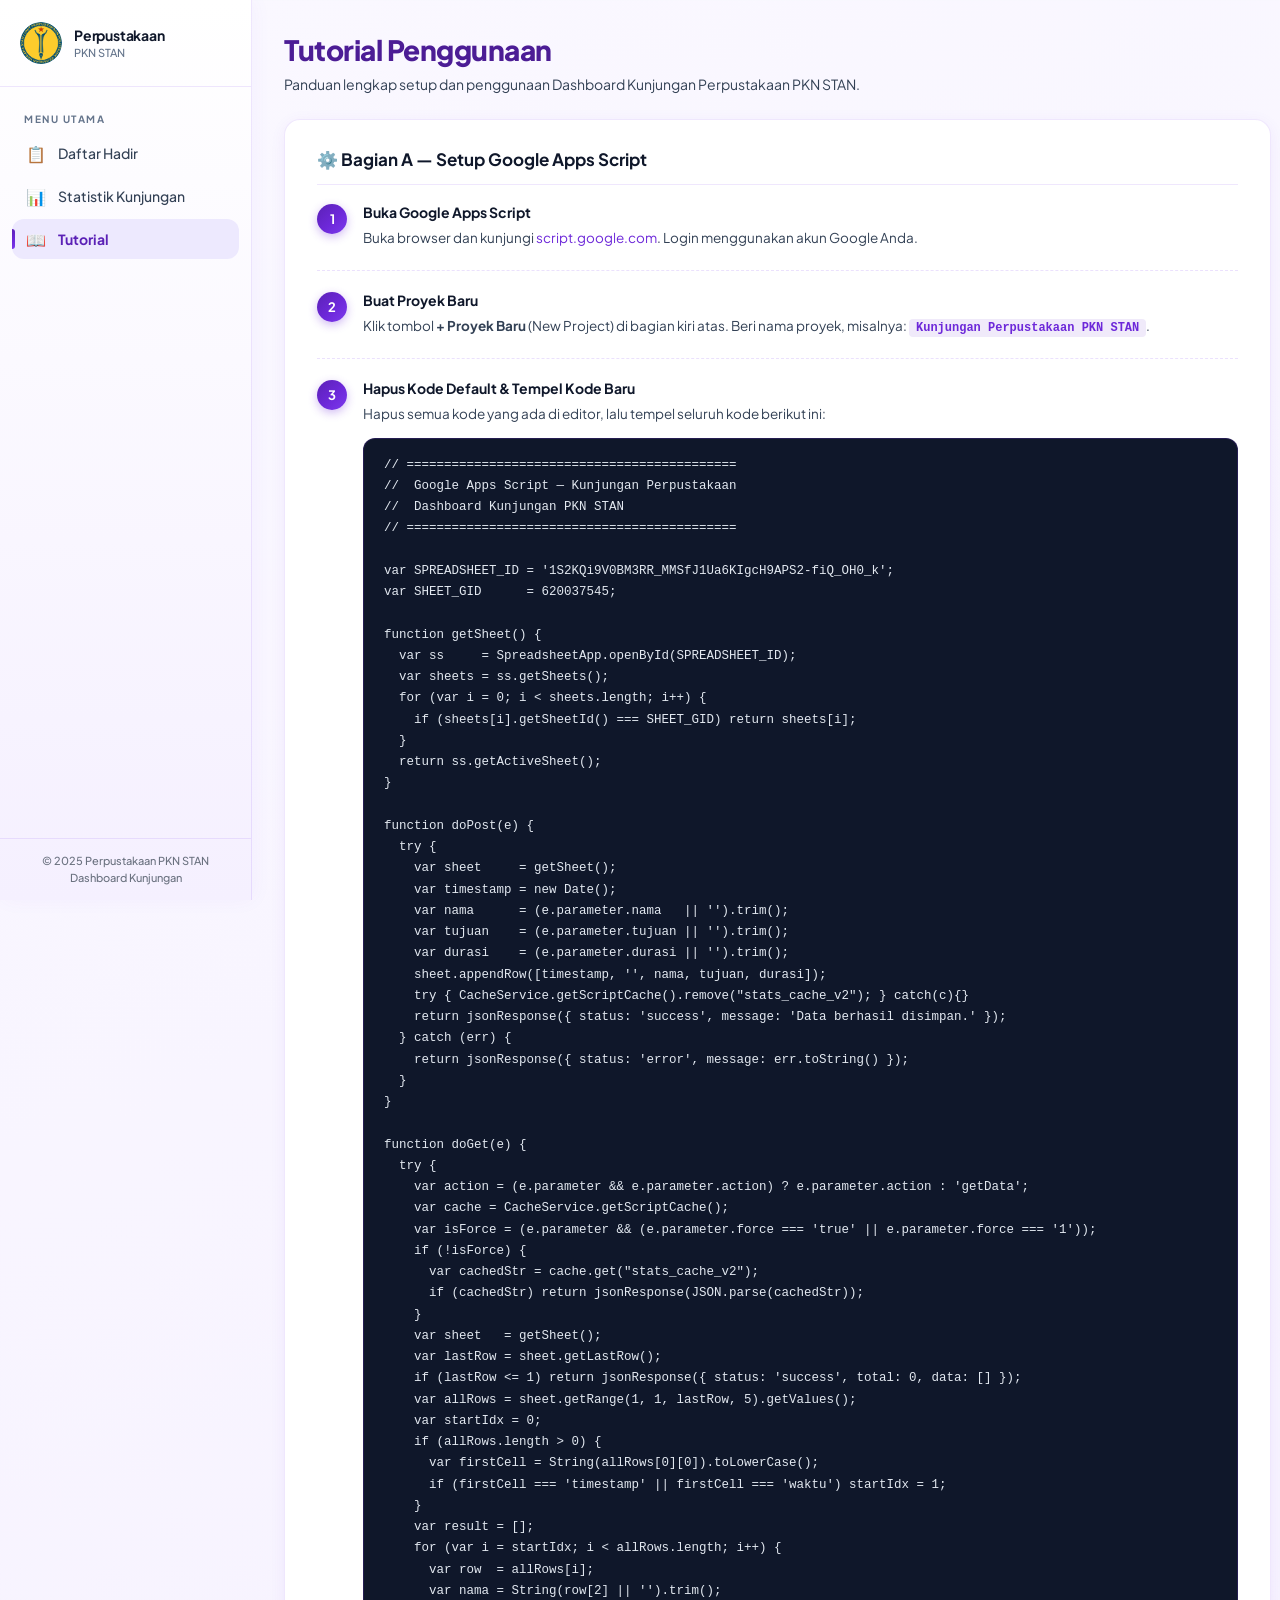
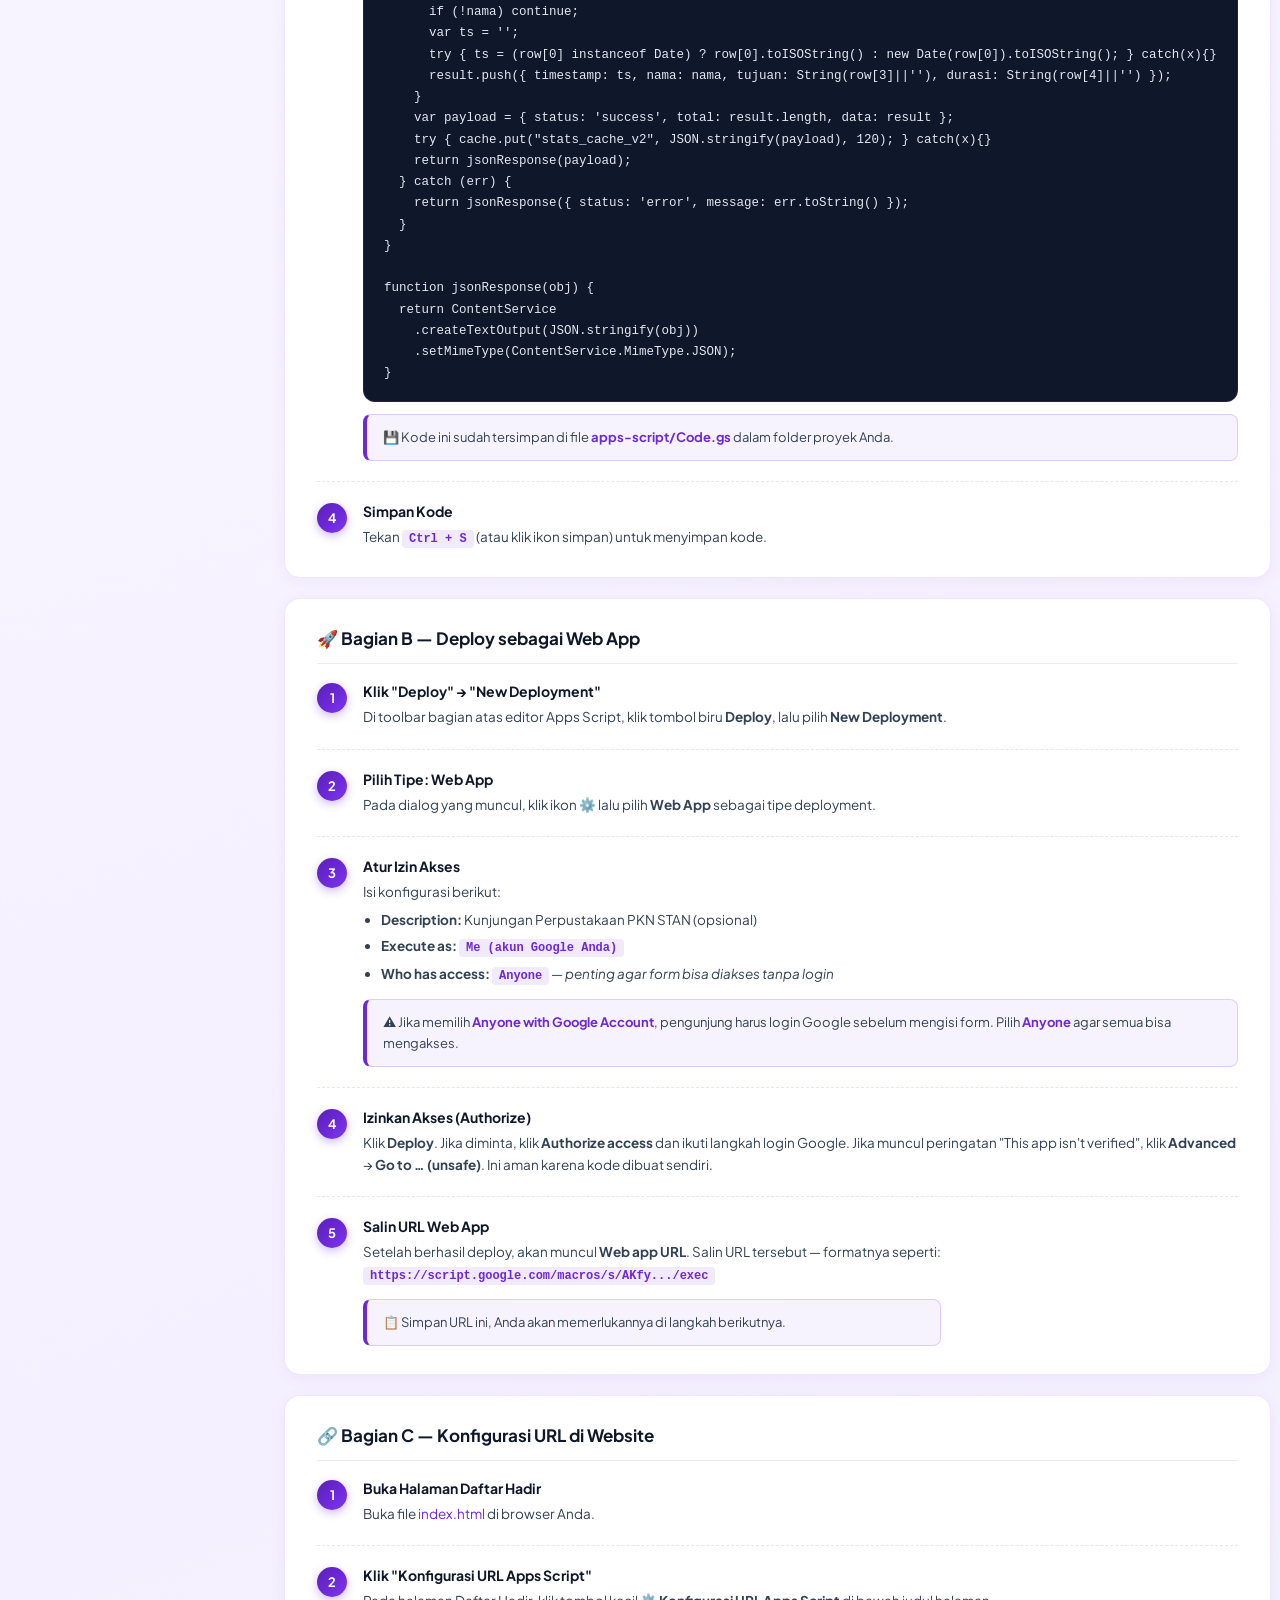
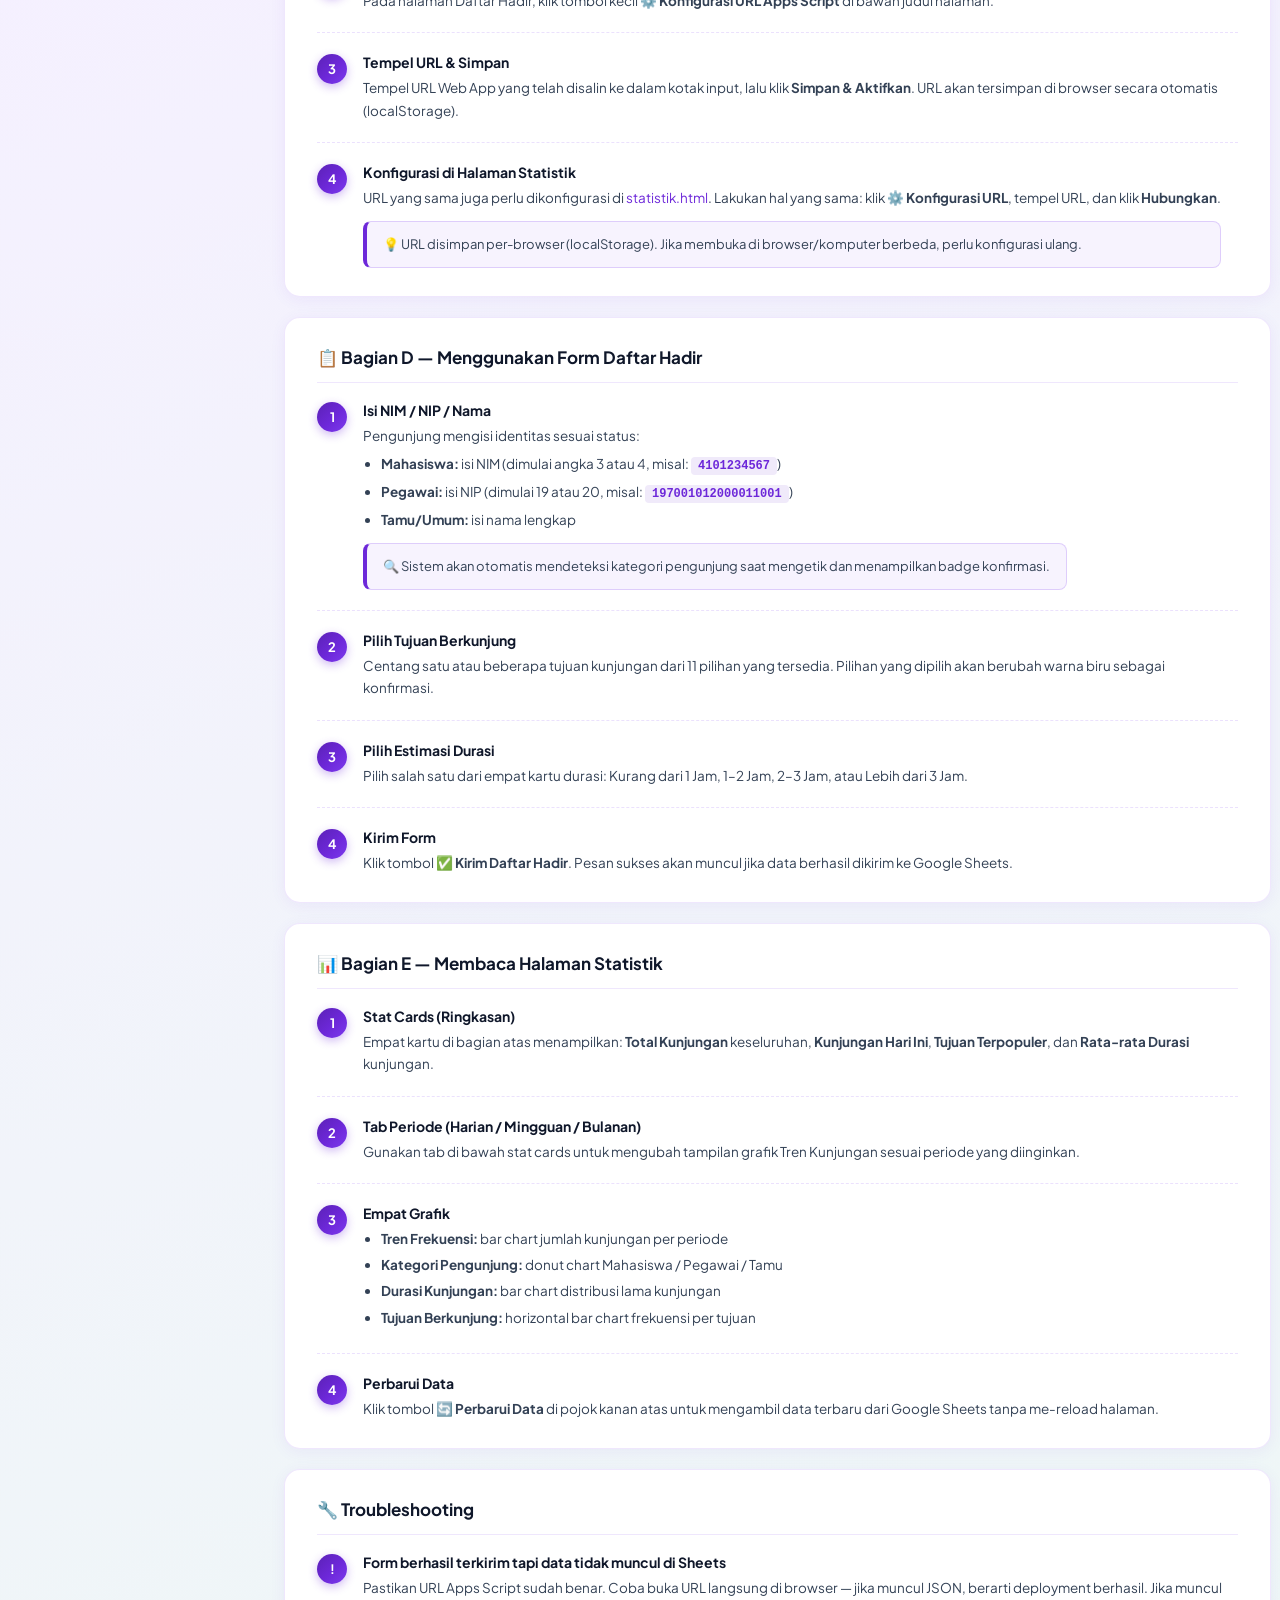
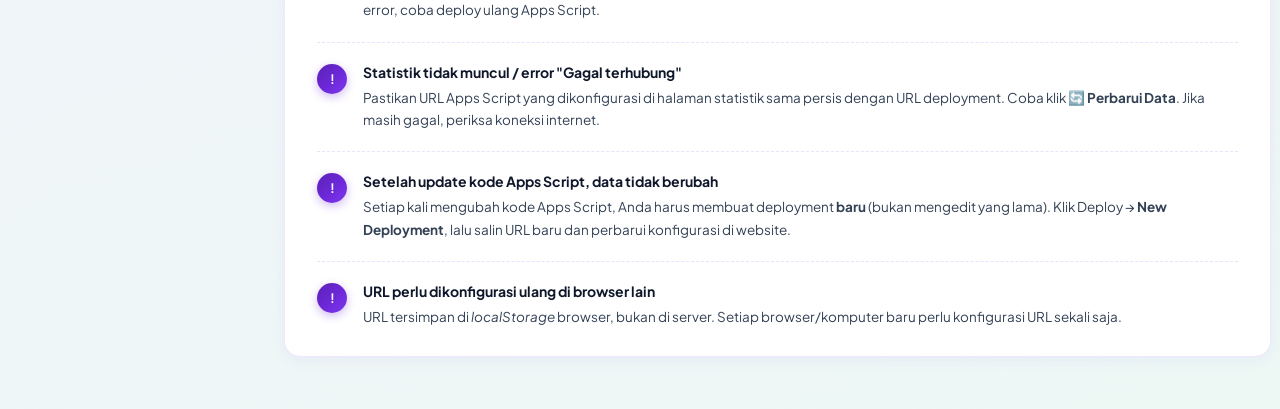
<file: tutorial.html>
<!DOCTYPE html>
<html lang="id">
<head>
  <meta charset="UTF-8">
  <meta name="viewport" content="width=device-width, initial-scale=1.0">
  <meta name="description" content="Tutorial penggunaan Dashboard Kunjungan Perpustakaan PKN STAN.">
  <title>Tutorial — Perpustakaan PKN STAN</title>
  <link rel="stylesheet" href="css/style.css">
</head>
<body>
<div class="app-layout">

  <button class="mobile-menu-btn" id="mobile-menu-btn" aria-label="Buka menu">
    <svg viewBox="0 0 24 24" width="22" height="22" stroke="currentColor" stroke-width="2" fill="none">
      <line x1="3" y1="12" x2="21" y2="12"/>
      <line x1="3" y1="6"  x2="21" y2="6"/>
      <line x1="3" y1="18" x2="21" y2="18"/>
    </svg>
  </button>
  <div class="mobile-overlay" id="mobile-overlay"></div>

  <aside class="sidebar" id="sidebar">
    <div class="sidebar-header">
      <div class="sidebar-brand">
        <div class="brand-icon" style="background:none;box-shadow:none;padding:0;overflow:hidden;">
          <img src="logo-perpus.png" alt="Logo Perpustakaan PKN STAN" style="width:42px;height:42px;object-fit:contain;border-radius:50%;">
        </div>
        <div class="brand-text">
          <span class="brand-title">Perpustakaan</span>
          <span class="brand-subtitle">PKN STAN</span>
        </div>
      </div>
    </div>
    <nav class="sidebar-nav">
      <div class="nav-section-label">Menu Utama</div>
      <a href="index.html" class="nav-item">
        <span class="nav-icon">📋</span><span>Daftar Hadir</span>
      </a>
      <a href="statistik.html" class="nav-item">
        <span class="nav-icon">📊</span><span>Statistik Kunjungan</span>
      </a>
      <a href="tutorial.html" class="nav-item active">
        <span class="nav-icon">📖</span><span>Tutorial</span>
      </a>
    </nav>
    <div class="sidebar-footer">
      <div class="sidebar-footer-text">© 2025 Perpustakaan PKN STAN<br>Dashboard Kunjungan</div>
    </div>
  </aside>

  <main class="main-content">
    <div class="page-header">
      <h1>Tutorial Penggunaan</h1>
      <p class="page-description">Panduan lengkap setup dan penggunaan Dashboard Kunjungan Perpustakaan PKN STAN.</p>
    </div>

    <!-- ════════════════════════════════
         BAGIAN A — Setup Apps Script
         ════════════════════════════════ -->
    <div class="tutorial-card">
      <h2>⚙️ Bagian A — Setup Google Apps Script</h2>

      <div class="tutorial-step">
        <div class="step-num">1</div>
        <div class="step-body">
          <h3>Buka Google Apps Script</h3>
          <p>Buka browser dan kunjungi <a href="https://script.google.com" target="_blank">script.google.com</a>.
             Login menggunakan akun Google Anda.</p>
        </div>
      </div>

      <div class="tutorial-step">
        <div class="step-num">2</div>
        <div class="step-body">
          <h3>Buat Proyek Baru</h3>
          <p>Klik tombol <strong>+ Proyek Baru</strong> (New Project) di bagian kiri atas.
             Beri nama proyek, misalnya: <code class="code-inline">Kunjungan Perpustakaan PKN STAN</code>.</p>
        </div>
      </div>

      <div class="tutorial-step">
        <div class="step-num">3</div>
        <div class="step-body">
          <h3>Hapus Kode Default &amp; Tempel Kode Baru</h3>
          <p>Hapus semua kode yang ada di editor, lalu tempel seluruh kode berikut ini:</p>
          <div class="code-block">// ============================================
//  Google Apps Script — Kunjungan Perpustakaan
//  Dashboard Kunjungan PKN STAN
// ============================================

var SPREADSHEET_ID = '1S2KQi9V0BM3RR_MMSfJ1Ua6KIgcH9APS2-fiQ_OH0_k';
var SHEET_GID      = 620037545;

function getSheet() {
  var ss     = SpreadsheetApp.openById(SPREADSHEET_ID);
  var sheets = ss.getSheets();
  for (var i = 0; i &lt; sheets.length; i++) {
    if (sheets[i].getSheetId() === SHEET_GID) return sheets[i];
  }
  return ss.getActiveSheet();
}

function doPost(e) {
  try {
    var sheet     = getSheet();
    var timestamp = new Date();
    var nama      = (e.parameter.nama   || '').trim();
    var tujuan    = (e.parameter.tujuan || '').trim();
    var durasi    = (e.parameter.durasi || '').trim();
    sheet.appendRow([timestamp, '', nama, tujuan, durasi]);
    try { CacheService.getScriptCache().remove("stats_cache_v2"); } catch(c){}
    return jsonResponse({ status: 'success', message: 'Data berhasil disimpan.' });
  } catch (err) {
    return jsonResponse({ status: 'error', message: err.toString() });
  }
}

function doGet(e) {
  try {
    var action = (e.parameter && e.parameter.action) ? e.parameter.action : 'getData';
    var cache = CacheService.getScriptCache();
    var isForce = (e.parameter && (e.parameter.force === 'true' || e.parameter.force === '1'));
    if (!isForce) {
      var cachedStr = cache.get("stats_cache_v2");
      if (cachedStr) return jsonResponse(JSON.parse(cachedStr));
    }
    var sheet   = getSheet();
    var lastRow = sheet.getLastRow();
    if (lastRow <= 1) return jsonResponse({ status: 'success', total: 0, data: [] });
    var allRows = sheet.getRange(1, 1, lastRow, 5).getValues();
    var startIdx = 0;
    if (allRows.length > 0) {
      var firstCell = String(allRows[0][0]).toLowerCase();
      if (firstCell === 'timestamp' || firstCell === 'waktu') startIdx = 1;
    }
    var result = [];
    for (var i = startIdx; i < allRows.length; i++) {
      var row  = allRows[i];
      var nama = String(row[2] || '').trim();
      if (!nama) continue;
      var ts = '';
      try { ts = (row[0] instanceof Date) ? row[0].toISOString() : new Date(row[0]).toISOString(); } catch(x){}
      result.push({ timestamp: ts, nama: nama, tujuan: String(row[3]||''), durasi: String(row[4]||'') });
    }
    var payload = { status: 'success', total: result.length, data: result };
    try { cache.put("stats_cache_v2", JSON.stringify(payload), 120); } catch(x){}
    return jsonResponse(payload);
  } catch (err) {
    return jsonResponse({ status: 'error', message: err.toString() });
  }
}

function jsonResponse(obj) {
  return ContentService
    .createTextOutput(JSON.stringify(obj))
    .setMimeType(ContentService.MimeType.JSON);
}</div>
          <div class="tip-box">💾 Kode ini sudah tersimpan di file <strong>apps-script/Code.gs</strong> dalam folder proyek Anda.</div>
        </div>
      </div>

      <div class="tutorial-step">
        <div class="step-num">4</div>
        <div class="step-body">
          <h3>Simpan Kode</h3>
          <p>Tekan <code class="code-inline">Ctrl + S</code> (atau klik ikon simpan) untuk menyimpan kode.</p>
        </div>
      </div>
    </div>

    <!-- ════════════════════════════════
         BAGIAN B — Deploy
         ════════════════════════════════ -->
    <div class="tutorial-card">
      <h2>🚀 Bagian B — Deploy sebagai Web App</h2>

      <div class="tutorial-step">
        <div class="step-num">1</div>
        <div class="step-body">
          <h3>Klik "Deploy" → "New Deployment"</h3>
          <p>Di toolbar bagian atas editor Apps Script, klik tombol biru <strong>Deploy</strong>,
             lalu pilih <strong>New Deployment</strong>.</p>
        </div>
      </div>

      <div class="tutorial-step">
        <div class="step-num">2</div>
        <div class="step-body">
          <h3>Pilih Tipe: Web App</h3>
          <p>Pada dialog yang muncul, klik ikon ⚙️ lalu pilih <strong>Web App</strong> sebagai tipe deployment.</p>
        </div>
      </div>

      <div class="tutorial-step">
        <div class="step-num">3</div>
        <div class="step-body">
          <h3>Atur Izin Akses</h3>
          <p>Isi konfigurasi berikut:</p>
          <ul>
            <li><strong>Description:</strong> Kunjungan Perpustakaan PKN STAN (opsional)</li>
            <li><strong>Execute as:</strong> <code class="code-inline">Me (akun Google Anda)</code></li>
            <li><strong>Who has access:</strong> <code class="code-inline">Anyone</code> — <em>penting agar form bisa diakses tanpa login</em></li>
          </ul>
          <div class="tip-box">⚠️ Jika memilih <strong>Anyone with Google Account</strong>, pengunjung harus login Google sebelum mengisi form. Pilih <strong>Anyone</strong> agar semua bisa mengakses.</div>
        </div>
      </div>

      <div class="tutorial-step">
        <div class="step-num">4</div>
        <div class="step-body">
          <h3>Izinkan Akses (Authorize)</h3>
          <p>Klik <strong>Deploy</strong>. Jika diminta, klik <strong>Authorize access</strong> dan ikuti langkah
             login Google. Jika muncul peringatan "This app isn't verified", klik <strong>Advanced</strong>
             → <strong>Go to … (unsafe)</strong>. Ini aman karena kode dibuat sendiri.</p>
        </div>
      </div>

      <div class="tutorial-step">
        <div class="step-num">5</div>
        <div class="step-body">
          <h3>Salin URL Web App</h3>
          <p>Setelah berhasil deploy, akan muncul <strong>Web app URL</strong>. Salin URL tersebut —
             formatnya seperti:<br>
             <code class="code-inline">https://script.google.com/macros/s/AKfy.../exec</code>
          </p>
          <div class="tip-box">📋 Simpan URL ini, Anda akan memerlukannya di langkah berikutnya.</div>
        </div>
      </div>
    </div>

    <!-- ════════════════════════════════
         BAGIAN C — Konfigurasi Website
         ════════════════════════════════ -->
    <div class="tutorial-card">
      <h2>🔗 Bagian C — Konfigurasi URL di Website</h2>

      <div class="tutorial-step">
        <div class="step-num">1</div>
        <div class="step-body">
          <h3>Buka Halaman Daftar Hadir</h3>
          <p>Buka file <a href="index.html">index.html</a> di browser Anda.</p>
        </div>
      </div>

      <div class="tutorial-step">
        <div class="step-num">2</div>
        <div class="step-body">
          <h3>Klik "Konfigurasi URL Apps Script"</h3>
          <p>Pada halaman Daftar Hadir, klik tombol kecil <strong>⚙️ Konfigurasi URL Apps Script</strong>
             di bawah judul halaman.</p>
        </div>
      </div>

      <div class="tutorial-step">
        <div class="step-num">3</div>
        <div class="step-body">
          <h3>Tempel URL &amp; Simpan</h3>
          <p>Tempel URL Web App yang telah disalin ke dalam kotak input, lalu klik <strong>Simpan &amp; Aktifkan</strong>.
             URL akan tersimpan di browser secara otomatis (localStorage).</p>
        </div>
      </div>

      <div class="tutorial-step">
        <div class="step-num">4</div>
        <div class="step-body">
          <h3>Konfigurasi di Halaman Statistik</h3>
          <p>URL yang sama juga perlu dikonfigurasi di <a href="statistik.html">statistik.html</a>. Lakukan hal yang
             sama: klik <strong>⚙️ Konfigurasi URL</strong>, tempel URL, dan klik <strong>Hubungkan</strong>.</p>
          <div class="tip-box">💡 URL disimpan per-browser (localStorage). Jika membuka di browser/komputer berbeda, perlu konfigurasi ulang.</div>
        </div>
      </div>
    </div>

    <!-- ════════════════════════════════
         BAGIAN D — Cara Pakai
         ════════════════════════════════ -->
    <div class="tutorial-card">
      <h2>📋 Bagian D — Menggunakan Form Daftar Hadir</h2>

      <div class="tutorial-step">
        <div class="step-num">1</div>
        <div class="step-body">
          <h3>Isi NIM / NIP / Nama</h3>
          <p>Pengunjung mengisi identitas sesuai status:</p>
          <ul>
            <li><strong>Mahasiswa:</strong> isi NIM (dimulai angka 3 atau 4, misal: <code class="code-inline">4101234567</code>)</li>
            <li><strong>Pegawai:</strong> isi NIP (dimulai 19 atau 20, misal: <code class="code-inline">197001012000011001</code>)</li>
            <li><strong>Tamu/Umum:</strong> isi nama lengkap</li>
          </ul>
          <div class="tip-box">🔍 Sistem akan otomatis mendeteksi kategori pengunjung saat mengetik dan menampilkan badge konfirmasi.</div>
        </div>
      </div>

      <div class="tutorial-step">
        <div class="step-num">2</div>
        <div class="step-body">
          <h3>Pilih Tujuan Berkunjung</h3>
          <p>Centang satu atau beberapa tujuan kunjungan dari 11 pilihan yang tersedia.
             Pilihan yang dipilih akan berubah warna biru sebagai konfirmasi.</p>
        </div>
      </div>

      <div class="tutorial-step">
        <div class="step-num">3</div>
        <div class="step-body">
          <h3>Pilih Estimasi Durasi</h3>
          <p>Pilih salah satu dari empat kartu durasi: Kurang dari 1 Jam, 1–2 Jam, 2–3 Jam, atau Lebih dari 3 Jam.</p>
        </div>
      </div>

      <div class="tutorial-step">
        <div class="step-num">4</div>
        <div class="step-body">
          <h3>Kirim Form</h3>
          <p>Klik tombol <strong>✅ Kirim Daftar Hadir</strong>. Pesan sukses akan muncul jika data berhasil dikirim ke Google Sheets.</p>
        </div>
      </div>
    </div>

    <!-- ════════════════════════════════
         BAGIAN E — Membaca Statistik
         ════════════════════════════════ -->
    <div class="tutorial-card">
      <h2>📊 Bagian E — Membaca Halaman Statistik</h2>

      <div class="tutorial-step">
        <div class="step-num">1</div>
        <div class="step-body">
          <h3>Stat Cards (Ringkasan)</h3>
          <p>Empat kartu di bagian atas menampilkan: <strong>Total Kunjungan</strong> keseluruhan,
             <strong>Kunjungan Hari Ini</strong>, <strong>Tujuan Terpopuler</strong>, dan
             <strong>Rata-rata Durasi</strong> kunjungan.</p>
        </div>
      </div>

      <div class="tutorial-step">
        <div class="step-num">2</div>
        <div class="step-body">
          <h3>Tab Periode (Harian / Mingguan / Bulanan)</h3>
          <p>Gunakan tab di bawah stat cards untuk mengubah tampilan grafik Tren Kunjungan sesuai periode
             yang diinginkan.</p>
        </div>
      </div>

      <div class="tutorial-step">
        <div class="step-num">3</div>
        <div class="step-body">
          <h3>Empat Grafik</h3>
          <ul>
            <li><strong>Tren Frekuensi:</strong> bar chart jumlah kunjungan per periode</li>
            <li><strong>Kategori Pengunjung:</strong> donut chart Mahasiswa / Pegawai / Tamu</li>
            <li><strong>Durasi Kunjungan:</strong> bar chart distribusi lama kunjungan</li>
            <li><strong>Tujuan Berkunjung:</strong> horizontal bar chart frekuensi per tujuan</li>
          </ul>
        </div>
      </div>

      <div class="tutorial-step">
        <div class="step-num">4</div>
        <div class="step-body">
          <h3>Perbarui Data</h3>
          <p>Klik tombol <strong>🔄 Perbarui Data</strong> di pojok kanan atas untuk mengambil data terbaru
             dari Google Sheets tanpa me-reload halaman.</p>
        </div>
      </div>
    </div>

    <!-- ════════════════════════════════
         BAGIAN F — Troubleshooting
         ════════════════════════════════ -->
    <div class="tutorial-card">
      <h2>🔧 Troubleshooting</h2>

      <div class="tutorial-step">
        <div class="step-num">!</div>
        <div class="step-body">
          <h3>Form berhasil terkirim tapi data tidak muncul di Sheets</h3>
          <p>Pastikan URL Apps Script sudah benar. Coba buka URL langsung di browser — jika muncul JSON,
             berarti deployment berhasil. Jika muncul error, coba deploy ulang Apps Script.</p>
        </div>
      </div>

      <div class="tutorial-step">
        <div class="step-num">!</div>
        <div class="step-body">
          <h3>Statistik tidak muncul / error "Gagal terhubung"</h3>
          <p>Pastikan URL Apps Script yang dikonfigurasi di halaman statistik sama persis dengan URL deployment.
             Coba klik <strong>🔄 Perbarui Data</strong>. Jika masih gagal, periksa koneksi internet.</p>
        </div>
      </div>

      <div class="tutorial-step">
        <div class="step-num">!</div>
        <div class="step-body">
          <h3>Setelah update kode Apps Script, data tidak berubah</h3>
          <p>Setiap kali mengubah kode Apps Script, Anda harus membuat deployment <strong>baru</strong>
             (bukan mengedit yang lama). Klik Deploy → <strong>New Deployment</strong>, lalu salin URL baru
             dan perbarui konfigurasi di website.</p>
        </div>
      </div>

      <div class="tutorial-step">
        <div class="step-num">!</div>
        <div class="step-body">
          <h3>URL perlu dikonfigurasi ulang di browser lain</h3>
          <p>URL tersimpan di <em>localStorage</em> browser, bukan di server. Setiap browser/komputer baru
             perlu konfigurasi URL sekali saja.</p>
        </div>
      </div>
    </div>

  </main>
</div>

<script>
  // Minimal sidebar toggle for tutorial page
  document.addEventListener('DOMContentLoaded', function () {
    const btn     = document.getElementById('mobile-menu-btn');
    const overlay = document.getElementById('mobile-overlay');
    const sidebar = document.getElementById('sidebar');
    if (btn)     btn.addEventListener('click',    () => { sidebar.classList.toggle('open');  overlay.classList.toggle('visible'); });
    if (overlay) overlay.addEventListener('click', () => { sidebar.classList.remove('open'); overlay.classList.remove('visible'); });
  });
</script>
</body>
</html>
</file>
<file: css/style.css>
/* ============================================
   Dashboard Kunjungan Perpustakaan PKN STAN
   Design System & Global Styles
   Campus Violet & Teal Theme
   ============================================ */

@import url('https://fonts.googleapis.com/css2?family=Plus+Jakarta+Sans:wght@300;400;500;600;700;800&family=Inter:wght@300;400;500;600;700;800&display=swap');

/* ---------- CSS Variables ---------- */
:root {
  --bg-primary:    #faf8ff;
  --bg-secondary:  #f0eafa;
  --bg-card:       rgba(255, 255, 255, 0.96);
  --bg-card-hover: #ffffff;
  --bg-sidebar:    rgba(255, 255, 255, 0.98);

  --border-color: rgba(124,58,237, 0.12);
  --border-glow:  rgba(124,58,237, 0.38);

  --text-primary:   #0f172a;
  --text-secondary: #334155;
  --text-muted:     #64748b;
  --text-light:     #6b7280;

  --accent-primary:   #6d28d9;
  --accent-secondary: #0f766e;
  --accent-deep:      #4c1d95;
  --accent-cyan:      #0284c7;
  --accent-amber:     #b45309;
  --accent-emerald:   #047857;
  --accent-rose:      #be123c;
  --accent-purple:    #8b5cf6;

  --gradient-primary: linear-gradient(135deg, #5b21b6 0%, #6d28d9 55%, #7c3aed 100%);
  --gradient-warm:    linear-gradient(135deg, #7c3aed 0%, #8b5cf6 100%);
  --gradient-deep:    linear-gradient(135deg, #2e1065 0%, #5b21b6 60%, #6d28d9 100%);
  --gradient-emerald: linear-gradient(135deg, #047857 0%, #0f766e 100%);
  --gradient-amber:   linear-gradient(135deg, #b45309 0%, #f97316 100%);
  --gradient-bg:      linear-gradient(160deg, #faf8ff 0%, #f5f0ff 55%, #edf8f5 100%);

  --sidebar-width: 252px;
  --radius-xs:  6px;
  --radius-sm:  8px;
  --radius-md:  12px;
  --radius-lg:  16px;
  --radius-xl:  20px;
  --radius-full:50px;

  --shadow-sm:   0 2px 10px rgba(109,40,217, 0.05);
  --shadow-card: 0 4px 24px rgba(109,40,217, 0.07);
  --shadow-glow: 0 0 30px rgba(124,58,237, 0.18);
  --shadow-hover:0 12px 36px rgba(109,40,217, 0.13);

  --transition-fast: 0.15s ease;
  --transition-base: 0.30s ease;
  --transition-slow: 0.50s ease;
}

/* ---------- Reset ---------- */
*,*::before,*::after{ margin:0; padding:0; box-sizing:border-box; }
html{ scroll-behavior:smooth; font-size:16px; }
body{
  font-family:'Plus Jakarta Sans','Inter',-apple-system,BlinkMacSystemFont,'Segoe UI',sans-serif;
  background:var(--gradient-bg);
  color:var(--text-primary);
  min-height:100vh;
  -webkit-font-smoothing:antialiased;
  -moz-osx-font-smoothing:grayscale;
}
a{ color:var(--accent-primary); text-decoration:none; transition:color var(--transition-fast); }
a:hover{ color:var(--accent-deep); }

/* ---------- Scrollbar ---------- */
::-webkit-scrollbar{ width:6px; height:6px; }
::-webkit-scrollbar-track{ background:transparent; }
::-webkit-scrollbar-thumb{ background:rgba(124,58,237, 0.25); border-radius:10px; }
::-webkit-scrollbar-thumb:hover{ background:rgba(124,58,237, 0.45); }

/* ---------- Layout ---------- */
.app-layout{ display:flex; min-height:100vh; }

/* ---------- Sidebar ---------- */
.sidebar{
  position:fixed; top:0; left:0;
  width:var(--sidebar-width); height:100vh;
  background:var(--bg-sidebar);
  border-right:1px solid var(--border-color);
  backdrop-filter:blur(20px);
  z-index:100;
  display:flex; flex-direction:column;
  transition:transform var(--transition-base);
  overflow-y:auto;
  box-shadow:2px 0 20px rgba(109,40,217, 0.04);
}

.sidebar-header{ padding:22px 20px; border-bottom:1px solid var(--border-color); }

.sidebar-brand{ display:flex; align-items:center; gap:12px; }
.brand-icon{
  width:42px; height:42px; border-radius:var(--radius-md);
  background:var(--gradient-primary);
  display:flex; align-items:center; justify-content:center;
  font-size:20px; flex-shrink:0;
  box-shadow:0 4px 14px rgba(109,40,217, 0.35);
}
.brand-text{ display:flex; flex-direction:column; }
.brand-title{ font-size:14px; font-weight:700; color:var(--text-primary); line-height:1.2; letter-spacing:-0.2px; }
.brand-subtitle{ font-size:11px; color:var(--text-muted); margin-top:2px; font-weight:500; }

/* Sidebar live clock */
.sidebar-datetime{
  padding:14px 20px;
  border-bottom:1px solid var(--border-color);
  background:linear-gradient(135deg,rgba(109,40,217, 0.05) 0%,rgba(15,118,110, 0.05) 100%);
}
.sidebar-date{ font-size:11.5px; font-weight:600; color:var(--accent-primary); margin-bottom:2px; }
.sidebar-time{
  font-size:26px; font-weight:800; color:var(--text-primary);
  letter-spacing:-1px; line-height:1;
  font-variant-numeric:tabular-nums;
}

/* Nav */
.sidebar-nav{ flex:1; padding:14px 12px; }
.nav-section-label{
  font-size:10px; font-weight:700; text-transform:uppercase;
  letter-spacing:1.5px; color:var(--text-muted); padding:12px 12px 8px;
}
.nav-item{
  display:flex; align-items:center; gap:12px;
  padding:10px 14px; border-radius:var(--radius-md);
  color:var(--text-secondary); font-size:14px; font-weight:500;
  transition:all var(--transition-fast); cursor:pointer;
  margin-bottom:3px; position:relative; text-decoration:none;
}
.nav-item:hover{ background:rgba(124,58,237, 0.08); color:var(--accent-primary); }
.nav-item.active{
  background:rgba(124,58,237, 0.12);
  color:var(--accent-primary); font-weight:700;
}
.nav-item.active::before{
  content:''; position:absolute; left:0; top:50%;
  transform:translateY(-50%); width:3px; height:20px;
  background:var(--gradient-primary); border-radius:0 4px 4px 0;
}
.nav-icon{ width:20px; height:20px; display:flex; align-items:center; justify-content:center; font-size:16px; flex-shrink:0; }

/* Footer */
.sidebar-footer{ padding:14px 20px; border-top:1px solid var(--border-color); }
.sidebar-footer-text{ font-size:11px; color:var(--text-light); text-align:center; line-height:1.5; font-weight:500; }

/* ---------- Mobile Menu ---------- */
.mobile-menu-btn{
  display:none; position:fixed; top:16px; left:16px; z-index:200;
  width:44px; height:44px; border-radius:var(--radius-md);
  background:var(--bg-card); backdrop-filter:blur(20px);
  border:1px solid var(--border-color); color:var(--text-primary);
  cursor:pointer; align-items:center; justify-content:center;
  box-shadow:var(--shadow-sm);
}
.mobile-overlay{
  display:none; position:fixed; inset:0;
  background:rgba(15, 23, 42, 0.52); z-index:99; backdrop-filter:blur(3px);
}

/* ---------- Main Content ---------- */
.main-content{
  flex:1; margin-left:var(--sidebar-width);
  padding:32px; min-height:100vh;
  transition:margin-left var(--transition-base);
}

/* ---------- Page Header ---------- */
.page-header{ margin-bottom:24px; animation:fadeInUp 0.5s ease both; }
.page-header h1{
  font-size:28px; font-weight:800;
  background:var(--gradient-primary);
  -webkit-background-clip:text; -webkit-text-fill-color:transparent; background-clip:text;
  margin-bottom:6px; letter-spacing:-0.5px;
}
.page-description{ font-size:14px; color:var(--text-secondary); line-height:1.6; }

/* ---------- Stat Cards ---------- */
.stats-grid{
  display:grid; grid-template-columns:repeat(auto-fit,minmax(210px,1fr));
  gap:16px; margin-bottom:24px;
}
.stat-card{
  background:white; border:1.5px solid rgba(124,58,237, 0.12);
  border-radius:var(--radius-lg); padding:22px;
  position:relative; overflow:hidden;
  transition:all var(--transition-base);
  animation:fadeInUp 0.5s ease both;
  box-shadow:var(--shadow-sm);
}
.stat-card::before{
  content:''; position:absolute; top:0; left:0; right:0; height:3px;
  background:var(--gradient-primary); opacity:0; transition:opacity var(--transition-base);
}
.stat-card:hover{ transform:translateY(-4px); border-color:var(--border-glow); box-shadow:var(--shadow-hover); }
.stat-card:hover::before{ opacity:1; }
.stat-header{ display:flex; align-items:center; justify-content:space-between; margin-bottom:14px; }
.stat-icon{
  width:44px; height:44px; border-radius:var(--radius-md);
  display:flex; align-items:center; justify-content:center; font-size:20px;
}
.stat-icon.sky     { background:rgba(109,40,217, 0.12); color:#6d28d9; }
.stat-icon.blue    { background:rgba(15,118,110, 0.12); color:#0f766e; }
.stat-icon.emerald { background:rgba(16, 185, 129, 0.12); color:#059669; }
.stat-icon.amber   { background:rgba(245, 158, 11, 0.12); color:#d97706; }
.stat-icon.rose    { background:rgba(244, 63, 94, 0.12); color:#e11d48; }
.stat-icon.purple  { background:rgba(139, 92, 246, 0.12); color:#7c3aed; }
.stat-value{ font-size:32px; font-weight:800; line-height:1; margin-bottom:5px; color:var(--text-primary); letter-spacing:-0.5px; }
.stat-label{ font-size:13px; color:var(--text-secondary); font-weight:500; }

/* ---------- Period Tabs ---------- */
.period-tabs{
  display:flex; gap:4px; margin-bottom:20px;
  background:rgba(124,58,237, 0.08); padding:4px;
  border-radius:var(--radius-md); width:fit-content;
  animation:fadeInUp 0.4s ease both;
}
.period-tab{
  padding:8px 20px; border-radius:var(--radius-sm);
  font-size:13px; font-weight:600; color:var(--text-muted);
  cursor:pointer; transition:all var(--transition-fast);
  border:none; background:none; font-family:inherit;
}
.period-tab:hover{ color:var(--accent-primary); }
.period-tab.active{
  background:white; color:var(--accent-primary); font-weight:700;
  box-shadow:0 2px 10px rgba(109,40,217, 0.14);
}

/* ---------- Charts ---------- */
.charts-grid{
  display:grid; grid-template-columns:repeat(2,1fr);
  gap:20px; margin-bottom:24px;
}
.charts-grid.single{ grid-template-columns:1fr; }
.chart-card.full-width{ grid-column:1/-1; }
.chart-card{
  background:white; border:1.5px solid rgba(124,58,237, 0.11);
  border-radius:var(--radius-lg); padding:24px;
  transition:all var(--transition-base);
  animation:fadeInUp 0.5s ease both;
  box-shadow:var(--shadow-sm);
}
.chart-card:hover{ border-color:var(--border-glow); box-shadow:var(--shadow-card); }
.chart-header{
  display:flex; align-items:flex-start; justify-content:space-between;
  margin-bottom:18px; gap:12px;
}
.chart-title{ font-size:15px; font-weight:700; color:var(--text-primary); letter-spacing:-0.2px; }
.chart-subtitle{ font-size:12px; color:var(--text-muted); margin-top:2px; font-weight:500; }
.chart-container{ position:relative; width:100%; min-height:260px; }

/* Refresh button in chart header */
.refresh-btn{
  padding:6px 14px; border-radius:var(--radius-sm);
  border:1.5px solid rgba(124,58,237, 0.20);
  background:transparent; color:var(--text-muted);
  font-size:12px; font-weight:600; cursor:pointer;
  font-family:inherit; transition:all var(--transition-fast);
  display:flex; align-items:center; gap:5px; white-space:nowrap;
}
.refresh-btn:hover{ border-color:var(--accent-primary); color:var(--accent-primary); background:rgba(124,58,237, 0.06); }

/* ---------- Config Panel ---------- */
.config-panel{
  background:white;
  border:2px solid rgba(124,58,237, 0.22);
  border-radius:var(--radius-lg); padding:20px 24px; margin-bottom:20px;
  animation:fadeInDown 0.3s ease;
  box-shadow:0 4px 20px rgba(109,40,217, 0.08);
}
.config-title{
  font-size:14px; font-weight:700; margin-bottom:14px;
  display:flex; align-items:center; gap:8px; color:var(--text-primary);
}
.config-input-group{ display:flex; gap:8px; }
.config-panel input[type="text"]{
  flex:1;
  background:#fff;
  border:2px solid rgba(124,58,237, 0.25);
  border-radius:var(--radius-sm);
  padding:11px 16px; color:var(--text-primary);
  font-size:13.5px; font-family:inherit; outline:none;
  transition:all var(--transition-fast);
  box-shadow:inset 0 2px 6px rgba(109,40,217, 0.04);
}
.config-panel input[type="text"]:focus{
  border-color:var(--accent-primary);
  box-shadow:0 0 0 3px rgba(124,58,237, 0.15),inset 0 2px 6px rgba(109,40,217, 0.04);
}
.config-panel input[type="text"]::placeholder{ color:var(--text-light); font-style:italic; }
.config-btn{
  padding:10px 22px; background:var(--gradient-primary);
  border:none; border-radius:var(--radius-sm); color:white;
  font-size:13px; font-weight:700; cursor:pointer; white-space:nowrap;
  font-family:inherit;
  transition:transform var(--transition-fast),box-shadow var(--transition-fast);
  box-shadow:0 3px 12px rgba(109,40,217, 0.32);
}
.config-btn:hover{ transform:translateY(-1px); box-shadow:0 6px 20px rgba(109,40,217, 0.42); }
.config-hint{ font-size:11.5px; color:var(--text-muted); margin-top:10px; line-height:1.6; }

/* ---------- Form Styles ---------- */
.form-card{
  background:white;
  border:1.5px solid rgba(124,58,237, 0.12);
  border-radius:var(--radius-xl); padding:36px;
  box-shadow:0 6px 32px rgba(109,40,217, 0.07);
  animation:fadeInUp 0.6s ease both;
}
.form-section{ margin-bottom:28px; }
.form-section:last-child{ margin-bottom:0; }
.form-label{ font-size:14px; font-weight:700; color:var(--text-primary); margin-bottom:3px; display:block; letter-spacing:-0.2px; }
.form-label-hint{ font-size:12px; color:var(--text-muted); font-weight:400; margin-bottom:12px; display:block; }

/* ── Form Input — clearly visible ── */
.form-input{
  width:100%;
  background:#fff;
  border:2px solid rgba(124,58,237, 0.22);
  border-radius:var(--radius-md);
  padding:13px 16px; font-size:14.5px; font-family:inherit;
  color:var(--text-primary); outline:none;
  transition:all var(--transition-fast);
  box-shadow:inset 0 2px 6px rgba(109,40,217, 0.04),
             0 1px 3px rgba(109,40,217, 0.03);
}
.form-input:hover{
  border-color:rgba(124,58,237, 0.45);
  box-shadow:inset 0 2px 6px rgba(109,40,217, 0.06),
             0 0 0 1px rgba(124,58,237, 0.10);
}
.form-input:focus{
  border-color:var(--accent-primary);
  background:#ffffff;
  box-shadow:0 0 0 4px rgba(124,58,237, 0.14),
             inset 0 2px 6px rgba(109,40,217, 0.04);
}
.form-input::placeholder{ color:var(--text-light); font-style:italic; }

/* Purpose chips */
.purpose-grid{ display:flex; flex-wrap:wrap; gap:8px; }
.purpose-chip{ cursor:pointer; }
.purpose-chip input[type="checkbox"]{ display:none; }
.purpose-chip span{
  display:inline-flex; align-items:center; gap:6px;
  padding:9px 16px; border:2px solid rgba(124,58,237, 0.18);
  border-radius:var(--radius-full);
  font-size:13px; font-weight:500; color:var(--text-secondary);
  background:white; cursor:pointer;
  transition:all var(--transition-fast); user-select:none;
  box-shadow:0 1px 4px rgba(109,40,217, 0.04);
}
.purpose-chip:hover span{
  border-color:var(--accent-primary);
  color:var(--accent-primary);
  background:rgba(124,58,237, 0.05);
  box-shadow:0 2px 10px rgba(109,40,217, 0.12);
  transform:translateY(-1px);
}
.purpose-chip input:checked + span{
  background:var(--gradient-primary); color:white;
  border-color:transparent;
  box-shadow:0 4px 16px rgba(109,40,217, 0.35);
  font-weight:700;
  transform:translateY(-1px);
}

/* Duration cards */
.duration-grid{ display:grid; grid-template-columns:repeat(4,1fr); gap:10px; }
.duration-card{ cursor:pointer; }
.duration-card input[type="radio"]{ display:none; }
.duration-card-inner{
  display:flex; flex-direction:column; align-items:center; justify-content:center;
  gap:8px; padding:18px 8px; border:2px solid rgba(124,58,237, 0.18);
  border-radius:var(--radius-lg); background:white;
  transition:all var(--transition-fast); cursor:pointer; text-align:center;
  box-shadow:0 1px 4px rgba(109,40,217, 0.04);
}
.duration-card:hover .duration-card-inner{
  border-color:var(--accent-primary);
  background:rgba(124,58,237, 0.04);
  box-shadow:0 4px 14px rgba(109,40,217, 0.14);
  transform:translateY(-2px);
}
.duration-card input:checked + .duration-card-inner{
  border-color:var(--accent-primary);
  background:rgba(124,58,237, 0.08);
  box-shadow:0 0 0 3px rgba(124,58,237, 0.22);
}
.duration-icon{ font-size:24px; }
.duration-label{ font-size:12px; font-weight:600; color:var(--text-primary); line-height:1.3; }
.duration-card input:checked + .duration-card-inner .duration-label{ color:var(--accent-primary); font-weight:700; }

/* Submit */
.submit-btn{
  width:100%; padding:16px 24px; background:var(--gradient-primary);
  border:none; border-radius:var(--radius-md); color:white;
  font-size:15px; font-weight:800; cursor:pointer;
  font-family:inherit; letter-spacing:0.4px;
  transition:transform var(--transition-fast),box-shadow var(--transition-fast);
  position:relative; overflow:hidden;
  box-shadow:0 5px 20px rgba(109,40,217, 0.38);
}
.submit-btn::after{
  content:''; position:absolute; inset:0;
  background:linear-gradient(90deg,transparent 0%,rgba(255,255,255,0.18) 50%,transparent 100%);
  transform:translateX(-100%);
  transition:transform 0.5s ease;
}
.submit-btn:hover:not(:disabled)::after{ transform:translateX(100%); }
.submit-btn:hover:not(:disabled){ transform:translateY(-2px); box-shadow:0 9px 30px rgba(109,40,217, 0.48); }
.submit-btn:active:not(:disabled){ transform:translateY(0); }
.submit-btn:disabled{ opacity:0.55; cursor:not-allowed; }

/* Alerts */
.alert-box{
  padding:14px 18px; border-radius:var(--radius-md);
  font-size:13.5px; font-weight:500;
  display:flex; align-items:flex-start; gap:10px;
  animation:fadeInDown 0.3s ease;
}
.alert-box.success{
  background:rgba(16, 185, 129, 0.09); border:1.5px solid rgba(16, 185, 129, 0.28); color:#047857;
}
.alert-box.error{
  background:rgba(244, 63, 94, 0.08); border:1.5px solid rgba(244, 63, 94, 0.24); color:#be123c;
}

/* Date banner */
.date-banner{
  background:linear-gradient(135deg,rgba(109,40,217, 0.08) 0%,rgba(15,118,110, 0.08) 100%);
  border:1.5px solid rgba(124,58,237, 0.20); border-radius:var(--radius-md);
  padding:12px 18px; margin-bottom:20px;
  display:flex; align-items:center; gap:10px;
  font-size:13.5px; color:var(--accent-primary); font-weight:600;
  animation:fadeInDown 0.4s ease both;
}

/* ---------- Animated Loading & Skeleton System ---------- */
.loading-wrapper {
  display: flex;
  flex-direction: column;
  gap: 20px;
  animation: fadeIn 0.3s ease both;
  margin-bottom: 24px;
}

.loading-hero {
  background: white;
  border: 1.5px solid rgba(124,58,237, 0.16);
  border-radius: var(--radius-xl);
  padding: 34px 24px;
  display: flex;
  flex-direction: column;
  align-items: center;
  text-align: center;
  box-shadow: 0 10px 40px rgba(109,40,217, 0.08), 0 0 25px rgba(124,58,237, 0.06);
  position: relative;
  overflow: hidden;
}

.loading-hero::before {
  content: '';
  position: absolute;
  top: 0; left: 0; right: 0; height: 3.5px;
  background: var(--gradient-primary);
  background-size: 200% 100%;
  animation: gradientFlow 2s linear infinite;
}

/* Orbiting Dual Rings */
.orbit-spinner {
  position: relative;
  width: 68px;
  height: 68px;
  margin-bottom: 18px;
  display: flex;
  align-items: center;
  justify-content: center;
}

.orbit-ring {
  position: absolute;
  inset: 0;
  border-radius: 50%;
  border: 3px solid transparent;
  border-top-color: var(--accent-primary);
  border-right-color: var(--accent-secondary);
  animation: orbitSpin 1.4s cubic-bezier(0.68, -0.55, 0.27, 1.55) infinite;
}

.orbit-ring-inner {
  position: absolute;
  inset: 8px;
  border-radius: 50%;
  border: 2.5px solid transparent;
  border-bottom-color: var(--accent-purple);
  border-left-color: var(--accent-cyan);
  animation: orbitSpinReverse 1s linear infinite;
}

.orbit-core {
  width: 36px;
  height: 36px;
  background: linear-gradient(135deg, rgba(109,40,217, 0.14) 0%, rgba(15,118,110, 0.16) 100%);
  border-radius: 50%;
  display: flex;
  align-items: center;
  justify-content: center;
  font-size: 17px;
  color: var(--accent-primary);
  box-shadow: 0 0 14px rgba(124,58,237, 0.28);
  animation: corePulse 1.8s ease-in-out infinite;
}

.loading-title {
  font-size: 17px;
  font-weight: 800;
  color: var(--text-primary);
  margin-bottom: 6px;
  letter-spacing: -0.3px;
}

.loading-status-wrap {
  display: inline-flex;
  align-items: center;
  gap: 8px;
  background: rgba(124,58,237, 0.08);
  border: 1px solid rgba(124,58,237, 0.16);
  padding: 5px 14px;
  border-radius: var(--radius-full);
  margin-bottom: 16px;
}

.status-dot {
  width: 7px;
  height: 7px;
  border-radius: 50%;
  background: var(--accent-primary);
  box-shadow: 0 0 8px var(--accent-primary);
  animation: dotBlink 1.2s ease-in-out infinite;
}

.loading-status-text {
  font-size: 12.5px;
  font-weight: 600;
  color: var(--accent-primary);
  min-width: 230px;
  transition: opacity 0.25s ease;
}

/* Shimmer Progress Track */
.loading-progress-track {
  width: 100%;
  max-width: 280px;
  height: 4px;
  background: rgba(124,58,237, 0.12);
  border-radius: var(--radius-full);
  overflow: hidden;
  position: relative;
  margin-bottom: 16px;
}

.loading-progress-beam {
  position: absolute;
  top: 0; left: 0; bottom: 0; width: 45%;
  background: var(--gradient-primary);
  border-radius: var(--radius-full);
  animation: beamMove 1.4s ease-in-out infinite;
}

.loading-badge-row {
  display: flex;
  align-items: center;
  justify-content: center;
  gap: 8px;
  flex-wrap: wrap;
}

.loading-pill {
  font-size: 11px;
  font-weight: 600;
  color: var(--text-muted);
  background: rgba(124,58,237, 0.05);
  border: 1px solid rgba(124,58,237, 0.10);
  padding: 3px 10px;
  border-radius: var(--radius-xs);
  display: inline-flex;
  align-items: center;
  gap: 4px;
}

/* Skeleton Screens */
.skeleton-box {
  background: linear-gradient(90deg, #f1f5f9 0%, #e2e8f0 50%, #f1f5f9 100%);
  background-size: 200% 100%;
  animation: skeletonShimmer 1.5s ease-in-out infinite;
  border-radius: var(--radius-md);
}

.skeleton-daily {
  height: 290px;
  background: white;
  border: 1.5px solid rgba(124,58,237, 0.10);
  border-radius: var(--radius-lg);
  padding: 24px;
  display: flex;
  flex-direction: column;
  gap: 16px;
}

.skeleton-header-line {
  height: 20px;
  width: 220px;
}

.skeleton-bar-chart {
  flex: 1;
  display: flex;
  align-items: flex-end;
  gap: 6px;
  padding-top: 16px;
}

.skeleton-bar {
  flex: 1;
  background: rgba(124,58,237, 0.08);
  border-radius: 4px 4px 0 0;
  animation: skeletonPulse 1.8s ease-in-out infinite;
}

.skeleton-stats-grid {
  display: grid;
  grid-template-columns: repeat(auto-fit, minmax(210px, 1fr));
  gap: 16px;
}

.skeleton-stat-card {
  height: 112px;
  background: white;
  border: 1.5px solid rgba(124,58,237, 0.10);
  border-radius: var(--radius-lg);
  padding: 20px;
  display: flex;
  flex-direction: column;
  justify-content: space-between;
}

.skeleton-stat-top {
  display: flex;
  justify-content: space-between;
  align-items: center;
}

.skeleton-icon {
  width: 38px; height: 38px;
  border-radius: var(--radius-md);
}

.skeleton-num {
  height: 26px;
  width: 70px;
}

.skeleton-label {
  height: 13px;
  width: 110px;
}

/* Background Sync Badge */
.sync-badge {
  display: inline-flex;
  align-items: center;
  gap: 6px;
  font-size: 11.5px;
  font-weight: 600;
  color: var(--accent-primary);
  background: rgba(124,58,237, 0.08);
  border: 1px solid rgba(124,58,237, 0.20);
  padding: 4px 12px;
  border-radius: var(--radius-full);
  animation: fadeIn 0.2s ease;
}

.sync-dot {
  width: 6px; height: 6px;
  border-radius: 50%;
  background: var(--accent-secondary);
  box-shadow: 0 0 6px var(--accent-secondary);
  animation: dotBlink 1s infinite;
}

/* Keyframes */
@keyframes orbitSpin {
  0% { transform: rotate(0deg); }
  100% { transform: rotate(360deg); }
}

@keyframes orbitSpinReverse {
  0% { transform: rotate(360deg); }
  100% { transform: rotate(0deg); }
}

@keyframes corePulse {
  0%, 100% { transform: scale(1); opacity: 0.9; }
  50% { transform: scale(1.12); opacity: 1; }
}

@keyframes dotBlink {
  0%, 100% { opacity: 1; transform: scale(1); }
  50% { opacity: 0.4; transform: scale(0.85); }
}

@keyframes beamMove {
  0% { left: -45%; }
  100% { left: 100%; }
}

@keyframes gradientFlow {
  0% { background-position: 0% 50%; }
  50% { background-position: 100% 50%; }
  100% { background-position: 0% 50%; }
}

@keyframes skeletonShimmer {
  0% { background-position: 200% 0; }
  100% { background-position: -200% 0; }
}

@keyframes skeletonPulse {
  0%, 100% { opacity: 0.4; }
  50% { opacity: 0.85; }
}

.empty-state{
  display:flex; flex-direction:column; align-items:center;
  justify-content:center; padding:64px 20px; text-align:center;
}
.empty-icon{ font-size:52px; margin-bottom:16px; opacity:0.32; }
.empty-title{ font-size:16px; font-weight:600; color:var(--text-primary); margin-bottom:8px; }
.empty-desc{ font-size:13px; color:var(--text-muted); max-width:380px; line-height:1.6; }

/* ---------- Tutorial Styles ---------- */
.tutorial-card{
  background:white; border:1.5px solid rgba(124,58,237, 0.12);
  border-radius:var(--radius-lg); padding:28px 32px; margin-bottom:20px;
  animation:fadeInUp 0.5s ease both;
  box-shadow:0 3px 16px rgba(109,40,217, 0.06);
}
.tutorial-card h2{
  font-size:17px; font-weight:700; color:var(--text-primary);
  margin-bottom:18px; display:flex; align-items:center; gap:10px;
  padding-bottom:14px; border-bottom:1.5px solid rgba(124,58,237, 0.12);
}
.tutorial-step{
  display:flex; gap:16px; margin-bottom:20px;
  padding-bottom:20px; border-bottom:1px dashed rgba(124,58,237, 0.15);
}
.tutorial-step:last-child{ margin-bottom:0; padding-bottom:0; border-bottom:none; }
.step-num{
  width:30px; height:30px; border-radius:50%;
  background:var(--gradient-primary); color:white;
  font-size:13px; font-weight:700;
  display:flex; align-items:center; justify-content:center;
  flex-shrink:0; margin-top:1px;
  box-shadow:0 3px 10px rgba(109,40,217, 0.32);
}
.step-body h3{ font-size:14px; font-weight:700; color:var(--text-primary); margin-bottom:6px; }
.step-body p{ font-size:13.5px; color:var(--text-secondary); line-height:1.65; }
.step-body ul{ padding-left:18px; margin-top:6px; }
.step-body ul li{ font-size:13.5px; color:var(--text-secondary); line-height:1.65; margin-bottom:4px; }
.code-inline{
  background:var(--bg-secondary); padding:2px 7px; border-radius:4px;
  font-size:12px; font-family:'Fira Code','Courier New',monospace; color:var(--accent-primary); font-weight:600;
}
.code-block{
  background:#0f172a; border-radius:var(--radius-md);
  padding:16px 20px; margin-top:12px;
  font-size:12.5px; font-family:'Fira Code','Courier New',monospace; color:#e2e8f0;
  overflow-x:auto; line-height:1.7; white-space:pre;
  border:1px solid rgba(124,58,237, 0.20);
}
.tip-box{
  background:rgba(124,58,237, 0.06); border:1px solid rgba(124,58,237, 0.20);
  border-left:4px solid var(--accent-primary);
  border-radius:var(--radius-sm); padding:12px 16px;
  font-size:13px; color:var(--text-secondary); margin-top:12px; line-height:1.6;
}
.tip-box strong{ color:var(--accent-primary); }

/* ---------- Animations ---------- */
@keyframes fadeInUp{
  from{ opacity:0; transform:translateY(16px); }
  to  { opacity:1; transform:translateY(0);    }
}
@keyframes fadeInDown{
  from{ opacity:0; transform:translateY(-8px); }
  to  { opacity:1; transform:translateY(0);   }
}
@keyframes fadeIn{ from{ opacity:0; } to{ opacity:1; } }
@keyframes spin{ to{ transform:rotate(360deg); } }

/* Stagger delays */
.stat-card:nth-child(1){ animation-delay:0s;    }
.stat-card:nth-child(2){ animation-delay:0.08s; }
.stat-card:nth-child(3){ animation-delay:0.16s; }
.stat-card:nth-child(4){ animation-delay:0.24s; }
.chart-card:nth-child(1){ animation-delay:0.10s; }
.chart-card:nth-child(2){ animation-delay:0.20s; }
.chart-card:nth-child(3){ animation-delay:0.30s; }
.chart-card:nth-child(4){ animation-delay:0.40s; }

/* ---------- Responsive ---------- */
@media (max-width:1024px){
  .charts-grid{ grid-template-columns:1fr; }
  .stats-grid{ grid-template-columns:repeat(2,1fr); }
  .duration-grid{ grid-template-columns:repeat(2,1fr); }
}
@media (max-width:768px){
  .mobile-menu-btn{ display:flex; }
  .sidebar{ transform:translateX(-100%); }
  .sidebar.open{ transform:translateX(0); }
  .mobile-overlay.visible{ display:block; }
  .main-content{ margin-left:0; padding:80px 16px 32px; }
  .stats-grid{ grid-template-columns:repeat(2,1fr); }
  .page-header h1{ font-size:22px; }
  .form-card{ padding:24px 18px; }
  .purpose-grid{ gap:6px; }
  .purpose-chip span{ padding:8px 12px; font-size:12.5px; }
  .tutorial-card{ padding:22px 18px; }
}
@media (max-width:480px){
  .main-content{ padding:72px 12px 24px; }
  .stats-grid{ grid-template-columns:1fr; }
  .duration-grid{ grid-template-columns:repeat(2,1fr); }
}

/* ---------- Detail Badge inside Cards ---------- */
.detail-badge {
  font-size: 10px;
  font-weight: 700;
  padding: 3px 9px;
  background: rgba(124,58,237, 0.10);
  color: var(--accent-primary);
  border: 1px solid rgba(124,58,237, 0.20);
  border-radius: var(--radius-xs);
  display: inline-flex;
  align-items: center;
  gap: 2.5px;
  transition: all var(--transition-fast);
}
.stat-card.clickable:hover .detail-badge {
  background: var(--gradient-primary);
  color: white;
  border-color: transparent;
  box-shadow: 0 2px 10px rgba(109,40,217, 0.30);
}

/* ---------- Modal Styles ---------- */
.modal-overlay {
  position: fixed;
  inset: 0;
  background: rgba(15, 23, 42, 0.55);
  backdrop-filter: blur(8px);
  z-index: 1000;
  display: flex;
  align-items: center;
  justify-content: center;
  padding: 20px;
  animation: fadeIn 0.25s ease-out;
}
.modal-content {
  background: white;
  border: 1.5px solid rgba(124,58,237, 0.16);
  border-radius: var(--radius-xl);
  width: 100%;
  max-width: 800px;
  max-height: 85vh;
  box-shadow: 0 20px 60px rgba(109,40,217, 0.16);
  display: flex;
  flex-direction: column;
  animation: fadeInUp 0.3s cubic-bezier(0.34, 1.56, 0.64, 1);
  overflow: hidden;
}
.modal-header {
  padding: 20px 24px;
  border-bottom: 1.5px solid rgba(124,58,237, 0.12);
  display: flex;
  align-items: center;
  justify-content: space-between;
  background: linear-gradient(135deg,rgba(109,40,217, 0.04) 0%,rgba(15,118,110, 0.04) 100%);
}
.modal-title {
  font-size: 18px;
  font-weight: 800;
  color: var(--text-primary);
}
.modal-close {
  background: rgba(124,58,237, 0.08);
  border: none;
  width: 34px;
  height: 34px;
  border-radius: 50%;
  display: flex;
  align-items: center;
  justify-content: center;
  cursor: pointer;
  color: var(--text-secondary);
  font-size: 20px;
  font-weight: 500;
  transition: all var(--transition-fast);
}
.modal-close:hover {
  background: var(--accent-rose);
  color: white;
  transform: rotate(90deg);
}
.modal-body {
  padding: 24px;
  overflow-y: auto;
  flex: 1;
}

/* Modal Table */
.table-container {
  overflow-x: auto;
  border-radius: var(--radius-md);
  border: 1.5px solid rgba(124,58,237, 0.12);
  background: white;
}
.visitors-table {
  width: 100%;
  border-collapse: collapse;
  text-align: left;
  font-size: 13.5px;
}
.visitors-table th {
  background: var(--bg-secondary);
  color: var(--text-secondary);
  font-weight: 700;
  padding: 14px 16px;
  border-bottom: 2px solid rgba(124,58,237, 0.12);
  font-size: 11px;
  text-transform: uppercase;
  letter-spacing: 0.5px;
}
.visitors-table td {
  padding: 14px 16px;
  border-bottom: 1px solid rgba(124,58,237, 0.07);
  color: var(--text-primary);
}
.visitors-table tr:last-child td {
  border-bottom: none;
}
.visitors-table tr:hover td {
  background: rgba(124,58,237, 0.03);
}

/* Category Badges */
.badge {
  display: inline-flex;
  align-items: center;
  gap: 4px;
  padding: 4px 10px;
  border-radius: var(--radius-full);
  font-size: 11px;
  font-weight: 700;
  text-transform: uppercase;
  letter-spacing: 0.5px;
}
.badge.mahasiswa {
  background: rgba(109,40,217, 0.10);
  color: var(--accent-primary);
  border: 1px solid rgba(109,40,217, 0.22);
}
.badge.pegawai {
  background: rgba(15,118,110, 0.10);
  color: #0f766e;
  border: 1px solid rgba(15,118,110, 0.22);
}
.badge.tamu {
  background: rgba(139, 92, 246, 0.10);
  color: #7c3aed;
  border: 1px solid rgba(139, 92, 246, 0.22);
}

.empty-modal-state {
  display: flex;
  flex-direction: column;
  align-items: center;
  justify-content: center;
  padding: 40px 20px;
  text-align: center;
  color: var(--text-muted);
}
.empty-modal-icon {
  font-size: 36px;
  margin-bottom: 12px;
  opacity: 0.5;
}

/* Campus accents: calm surfaces, clear selected states and keyboard focus. */
.sidebar { background:linear-gradient(180deg, #ffffff 0%, #f5f0ff 100%); }
.nav-item.active { background:#ede9fe; color:#5b21b6; }
.date-banner { background:#ecfdf5; color:#065f46; border-color:#a7d8c9; }
.page-header h1 { background:none; -webkit-text-fill-color:currentColor; color:var(--accent-deep); }
.stat-card:nth-child(2)::before { background:var(--gradient-emerald); }
.stat-card:nth-child(3)::before { background:var(--gradient-amber); }
.stat-card::before { opacity:1; }
.aside-col .aside-welcome { background:var(--gradient-deep); }
.aside-col .aside-welcome-sub, .aside-col .aside-stat-lbl { color:#f3e8ff; }
:where(a, button, select, input):focus-visible { outline:3px solid #0f766e; outline-offset:3px; }
::selection { background:#ddd6fe; color:#2e1065; }
</file>
